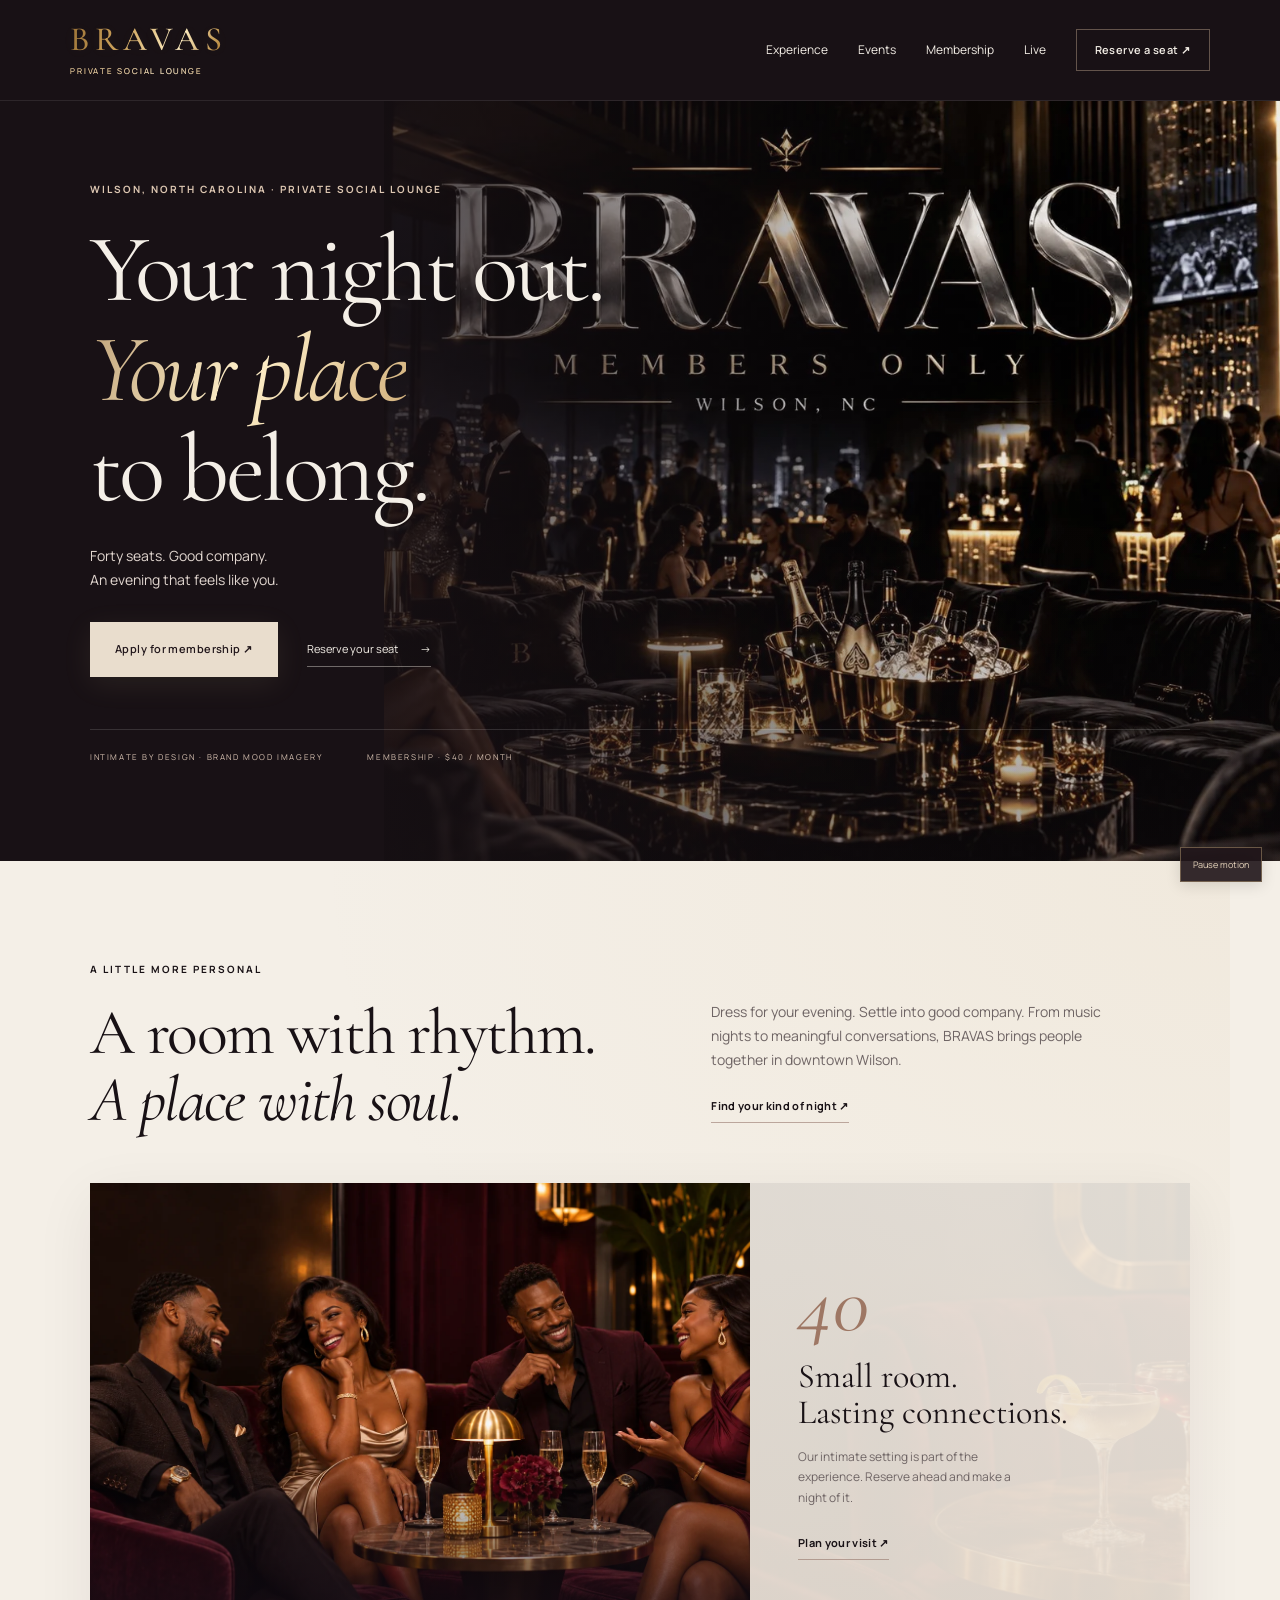
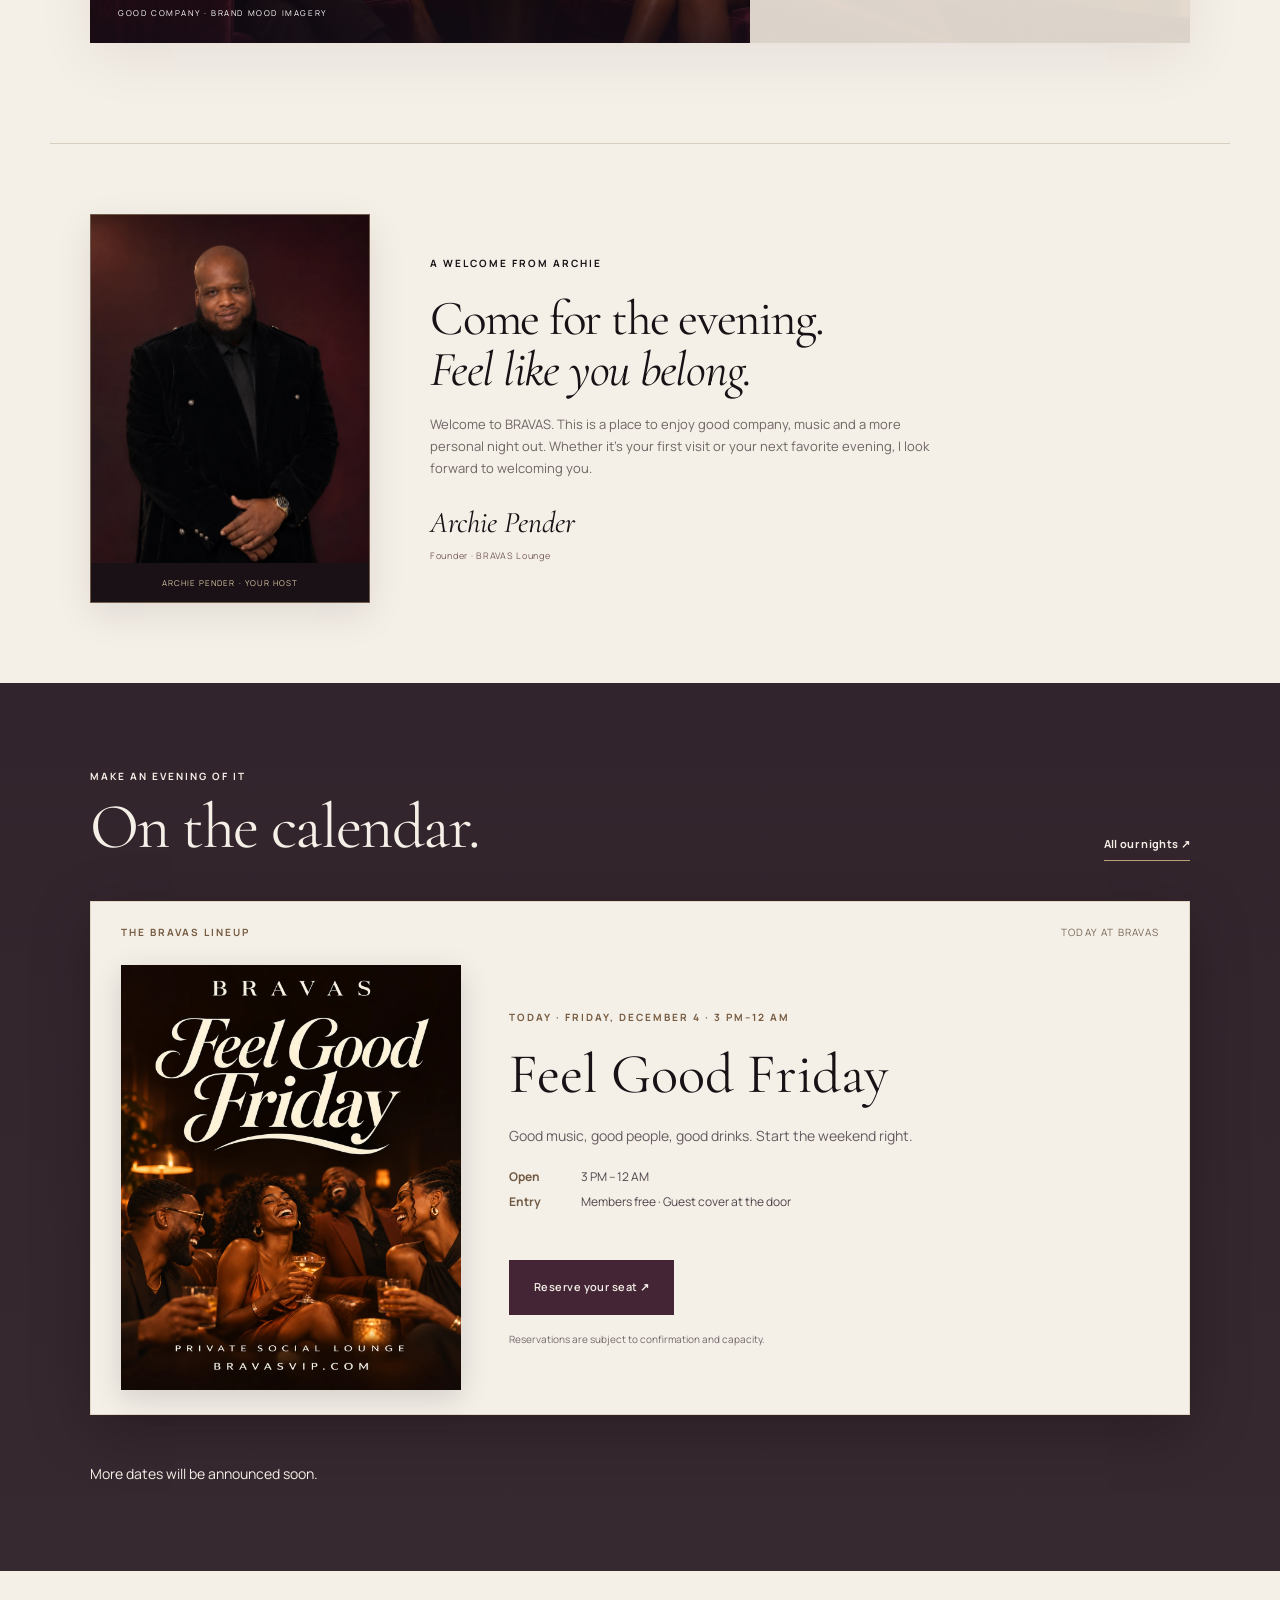
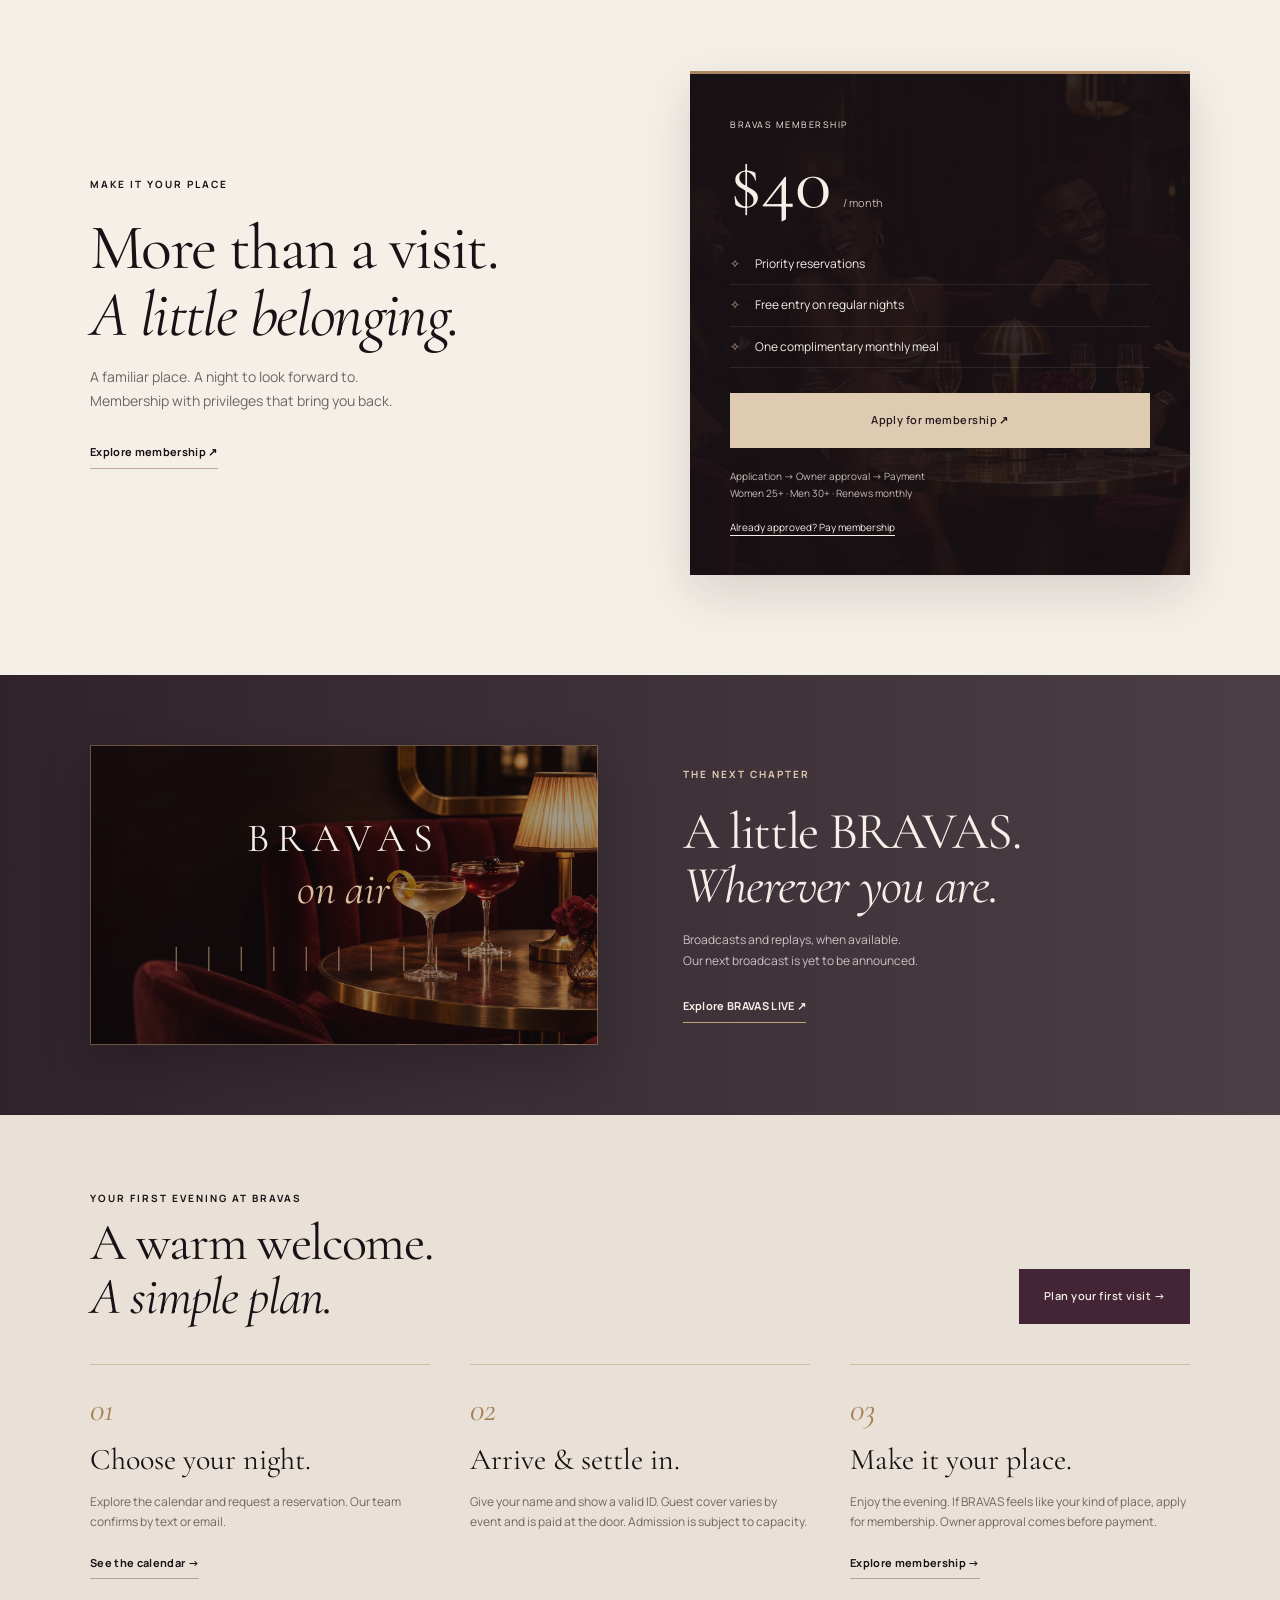
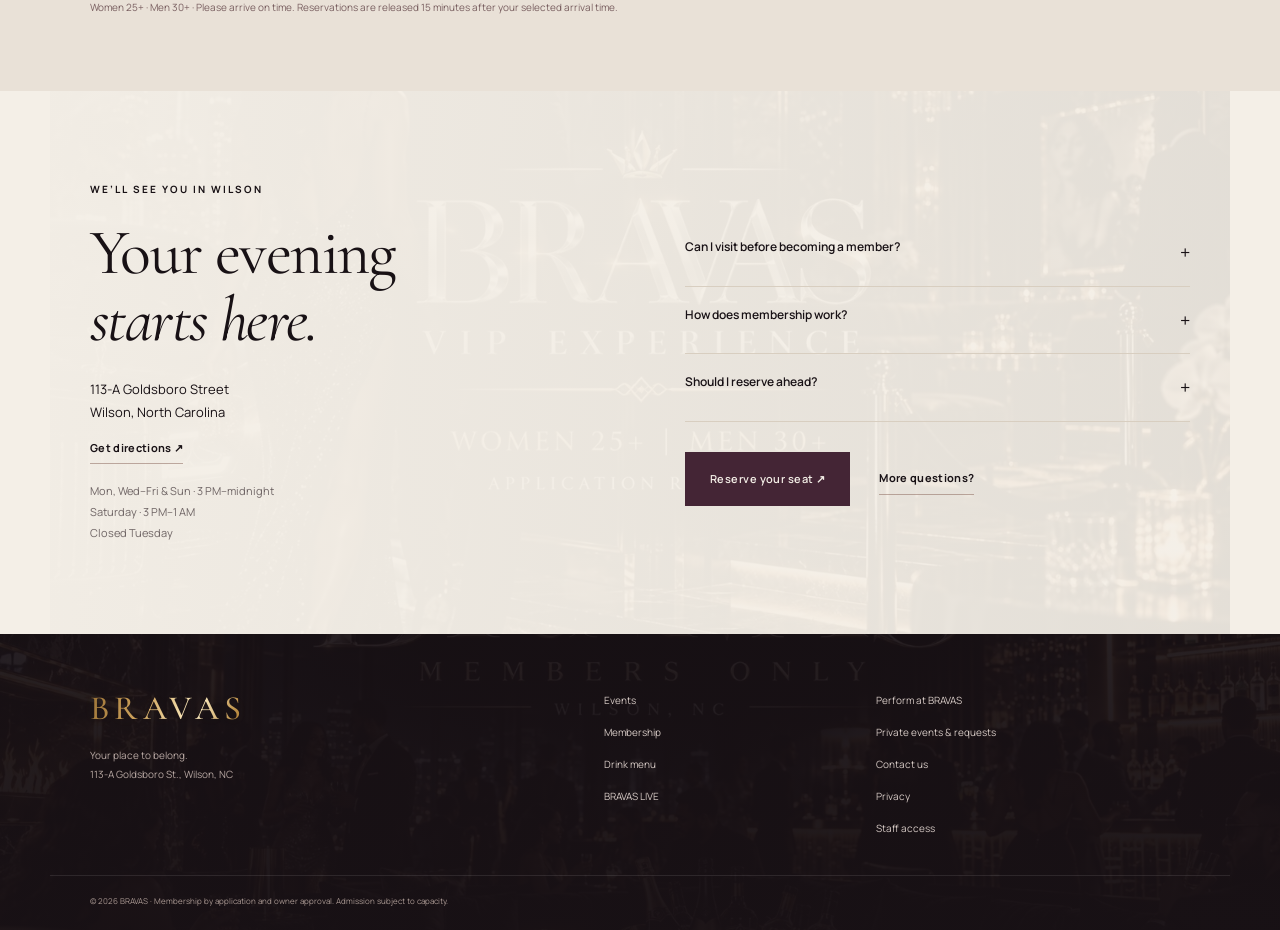
<file: index.html>
<!doctype html><html lang="en"><head><meta charset="utf-8"><meta name="viewport" content="width=device-width,initial-scale=1,viewport-fit=cover"><meta name="theme-color" content="#171014"><title>BRAVAS | Your Place to Belong · Wilson, NC</title><meta name="description" content="An intimate private social lounge in downtown Wilson, NC. Forty seats, music and membership with privileges. Apply for $40/month membership or reserve a visit."><link rel="canonical" href="https://bravasvip.com/"><meta property="og:title" content="BRAVAS | Your Place to Belong · Wilson, NC"><meta property="og:description" content="An intimate private social lounge in downtown Wilson, NC. Forty seats, music and membership with privileges. Apply for $40/month membership or reserve a visit."><meta property="og:type" content="website"><meta property="og:url" content="https://bravasvip.com/"><meta name="twitter:card" content="summary_large_image"><link rel="preconnect" href="https://fonts.googleapis.com"><link rel="preconnect" href="https://fonts.gstatic.com" crossorigin><link href="https://fonts.googleapis.com/css2?family=Cormorant+Garamond:ital,wght@0,400;0,500;0,600;1,400;1,500&family=Manrope:wght@400;500;600;700&display=swap" rel="stylesheet"><link rel="stylesheet" href="/assets/editorial.css"><link rel="stylesheet" href="/assets/visual.css"><link rel="preload" as="image" href="/assets/brand-room.webp" fetchpriority="high"><link rel="stylesheet" href="/assets/flyer-player.css"></head><body><a class="skip-link" href="#main-content">Skip to content</a><header class="mast"><a class="wordmark" href="/">BRAVAS<span>PRIVATE SOCIAL LOUNGE</span></a><button class="menu-button" aria-controls="navigation" aria-expanded="false">Menu</button><nav id="navigation"><a href="/#experience">Experience</a><a href="/events/">Events</a><a href="/membership/">Membership</a><a href="/live/">Live</a><a class="button small" href="https://tally.so/r/RWdAv4">Reserve a seat ↗</a></nav></header><main id="main-content"><section class="hero-editorial"><div class="hero-image"><img src="/assets/brand-room.webp" alt="Illustrative BRAVAS lounge atmosphere" width="1672" height="941" fetchpriority="high" decoding="async"></div><div class="hero-shade"></div><div class="wrap hero-content"><p class="eyebrow">WILSON, NORTH CAROLINA · PRIVATE SOCIAL LOUNGE</p><h1>Your night out.<br><em>Your place</em><br>to belong.</h1><p class="hero-sub">Forty seats. Good company.<br>An evening that feels like you.</p><div class="actions"><a class="button" href="https://tally.so/r/LZQBy1">Apply for membership ↗</a><a class="light-link" href="https://tally.so/r/RWdAv4">Reserve your seat <span>→</span></a></div><div class="hero-foot"><span>INTIMATE BY DESIGN · BRAND MOOD IMAGERY</span><span>MEMBERSHIP · $40 / MONTH</span></div></div></section>
<section class="intro wrap" id="experience"><p class="eyebrow">A LITTLE MORE PERSONAL</p><div class="intro-grid"><h2>A room with rhythm.<br><em>A place with soul.</em></h2><div><p>Dress for your evening. Settle into good company. From music nights to meaningful conversations, BRAVAS brings people together in downtown Wilson.</p><a class="textlink" href="/events/">Find your kind of night ↗</a></div></div><div class="experience-grid"><div class="atmosphere"><img src="/assets/social-mood-young.webp" alt="Illustrative evening of conversation and good company" width="1536" height="1024" loading="lazy" decoding="async"><span class="image-caption">GOOD COMPANY · BRAND MOOD IMAGERY</span></div><div class="experience-note"><span class="outline-number">40</span><h3>Small room.<br>Lasting connections.</h3><p>Our intimate setting is part of the experience. Reserve ahead and make a night of it.</p><a class="textlink" href="#first-visit">Plan your visit ↗</a></div></div></section>
<section class="owner-welcome wrap" id="welcome"><figure class="owner-portrait"><img src="/assets/archie-owner.webp" alt="Archie Pender, Founder of BRAVAS Lounge" width="1024" height="1280" loading="lazy" decoding="async"><figcaption>ARCHIE PENDER · YOUR HOST</figcaption></figure><div><p class="eyebrow">A WELCOME FROM ARCHIE</p><h2>Come for the evening.<br><em>Feel like you belong.</em></h2><p>Welcome to BRAVAS. This is a place to enjoy good company, music and a more personal night out. Whether it’s your first visit or your next favorite evening, I look forward to welcoming you.</p><div class="owner-signature">Archie Pender <span>Founder · BRAVAS Lounge</span></div></div></section><section class="events-section"><div class="wrap"><div class="section-head"><div><p class="eyebrow">MAKE AN EVENING OF IT</p><h2>On the calendar.</h2></div><a class="textlink" href="/events/">All our nights ↗</a></div><section id="event-player" data-flyer-player aria-label="Today's featured event"><div class="flyer-fallback"><p class="flyer-empty">Today's featured flyer appears here. <a class="textlink" href="/events/#nights">See our weekly nights ↗</a></p></div></section><div class="event-list" data-event-calendar data-calendar-mode="without-flyers"><article class="event-card" data-event-end="2026-11-19T00:00:00-05:00"><div class="date"><span>WEDNESDAY</span><strong>18</strong><span>NOVEMBER</span></div><div><h3>Spoken Word + Comedy</h3><p>Spoken word, 7–9 PM · Comedy, 10 PM–midnight.</p><a class="textlink" href="https://tally.so/r/RWdAv4?date=2026-11-18">Reserve your seat ↗</a></div></article></div></div></section>
<section class="membership-section wrap"><div class="member-story"><p class="eyebrow">MAKE IT YOUR PLACE</p><h2>More than a visit.<br><em>A little belonging.</em></h2><p>A familiar place. A night to look forward to. Membership with privileges that bring you back.</p><a class="textlink" href="/membership/">Explore membership ↗</a></div><div class="member-card"><div class="member-top"><span>BRAVAS MEMBERSHIP</span><div><strong>$40</strong><span>/ month</span></div></div><ul><li>Priority reservations</li><li>Free entry on regular nights</li><li>One complimentary monthly meal</li></ul><a class="button" href="https://tally.so/r/LZQBy1">Apply for membership ↗</a><p class="micro">Application → Owner approval → Payment<br>Women 25+ · Men 30+ · Renews monthly</p><a class="quiet-link" href="https://checkout.square.site/merchant/MLN1A7SC0FP9Q/checkout/RKS4SBXHUBCST4VH7SJJ4OM6?src=sheet" target="_blank" rel="noopener">Already approved? Pay membership</a></div></section>
<section class="live-strip"><div class="wrap live-grid"><div class="live-art" aria-hidden="true"><span>BRAVAS</span><em>on air</em><div class="sound-lines">│ │ │ │ │ │ │ │ │ │ │</div></div><div><p class="eyebrow">THE NEXT CHAPTER</p><h2>A little BRAVAS.<br><em>Wherever you are.</em></h2><p>Broadcasts and replays, when available.<br>Our next broadcast is yet to be announced.</p><a class="textlink" href="/live/">Explore BRAVAS LIVE ↗</a></div></div></section>
<section class="first-visit" id="first-visit"><div class="wrap"><div class="section-head"><div><p class="eyebrow">YOUR FIRST EVENING AT BRAVAS</p><h2>A warm welcome.<br><em>A simple plan.</em></h2></div><a class="button" href="https://tally.so/r/RWdAv4">Plan your first visit →</a></div><ol class="first-steps"><li><span>01</span><h3>Choose your night.</h3><p>Explore the calendar and request a reservation. Our team confirms by text or email.</p><a class="textlink" href="/events/">See the calendar →</a></li><li><span>02</span><h3>Arrive & settle in.</h3><p>Give your name and show a valid ID. Guest cover varies by event and is paid at the door. Admission is subject to capacity.</p></li><li><span>03</span><h3>Make it your place.</h3><p>Enjoy the evening. If BRAVAS feels like your kind of place, apply for membership. Owner approval comes before payment.</p><a class="textlink" href="/membership/">Explore membership →</a></li></ol><p class="first-fine">Women 25+ · Men 30+ · Please arrive on time. Reservations are released 15 minutes after your selected arrival time.</p></div></section><section class="visit wrap" id="visit"><div><p class="eyebrow">WE’LL SEE YOU IN WILSON</p><h2>Your evening<br><em>starts here.</em></h2><address>113-A Goldsboro Street<br>Wilson, North Carolina</address><a class="textlink" href="https://www.google.com/maps/search/?api=1&query=113-A+Goldsboro+Street+Wilson+NC" target="_blank" rel="noopener">Get directions ↗</a><p class="hours">Mon, Wed–Fri & Sun · 3 PM–midnight<br>Saturday · 3 PM–1 AM<br>Closed Tuesday</p></div><div class="visit-faq"><details><summary>Can I visit before becoming a member?</summary><p>Yes. Guests may reserve a visit and pay the event’s cover at the door. Admission depends on capacity.</p></details><details><summary>How does membership work?</summary><p>Apply online. An owner reviews your application. Once approved, pay $40 per month to activate membership. Women 25+, men 30+.</p></details><details><summary>Should I reserve ahead?</summary><p>Yes. With 40 seats, advance reservations receive priority. Your party’s reservation is subject to confirmation. Arrive on time; reservations are released 15 minutes after the selected arrival time.</p></details><div class="actions"><a class="button" href="https://tally.so/r/RWdAv4">Reserve your seat ↗</a><a class="textlink" href="/membership/#questions">More questions?</a></div></div></section></main><div class="mobile-actions"><a href="https://tally.so/r/LZQBy1">Apply</a><a href="https://tally.so/r/RWdAv4">Reserve a seat ↗</a></div><footer class="end"><div class="wrap footer-grid"><div><a class="wordmark" href="/">BRAVAS</a><p>Your place to belong.<br>113-A Goldsboro St., Wilson, NC</p></div><div><a href="/events/">Events</a><a href="/membership/">Membership</a><a href="/menu/">Drink menu</a><a href="/live/">BRAVAS LIVE</a></div><div><a href="https://tally.so/r/WJE5Re">Perform at BRAVAS</a><a href="https://tally.so/r/bZjxe6">Private events & requests</a><a href="mailto:info@bravasvip.com">Contact us</a><a href="/privacy/">Privacy</a><a href="/staff/" rel="nofollow">Staff access</a></div></div><div class="wrap legal">© 2026 BRAVAS · Membership by application and owner approval. Admission subject to capacity.</div></footer><script src="/assets/bravas-schedule.js" defer></script><script src="/assets/events-feed.js" defer></script><script src="/assets/motion.js" defer></script></body></html>
</file>
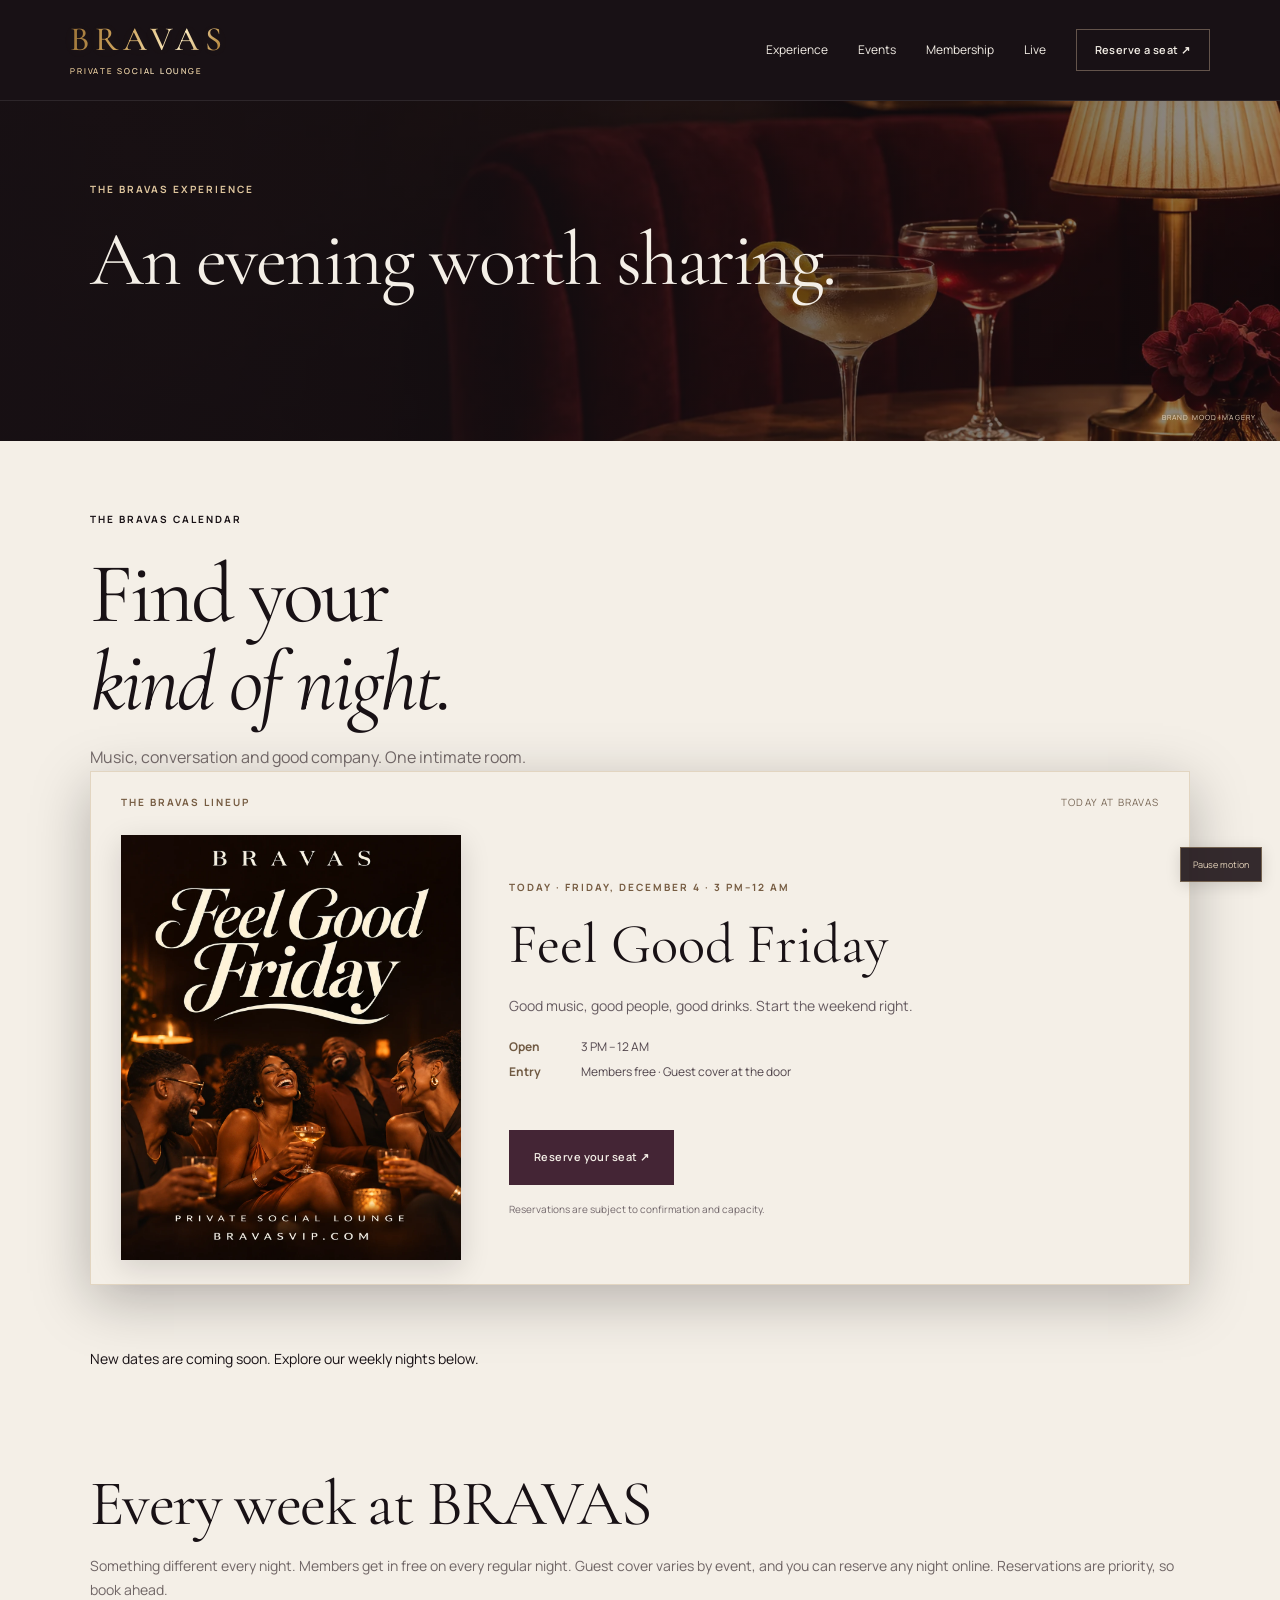
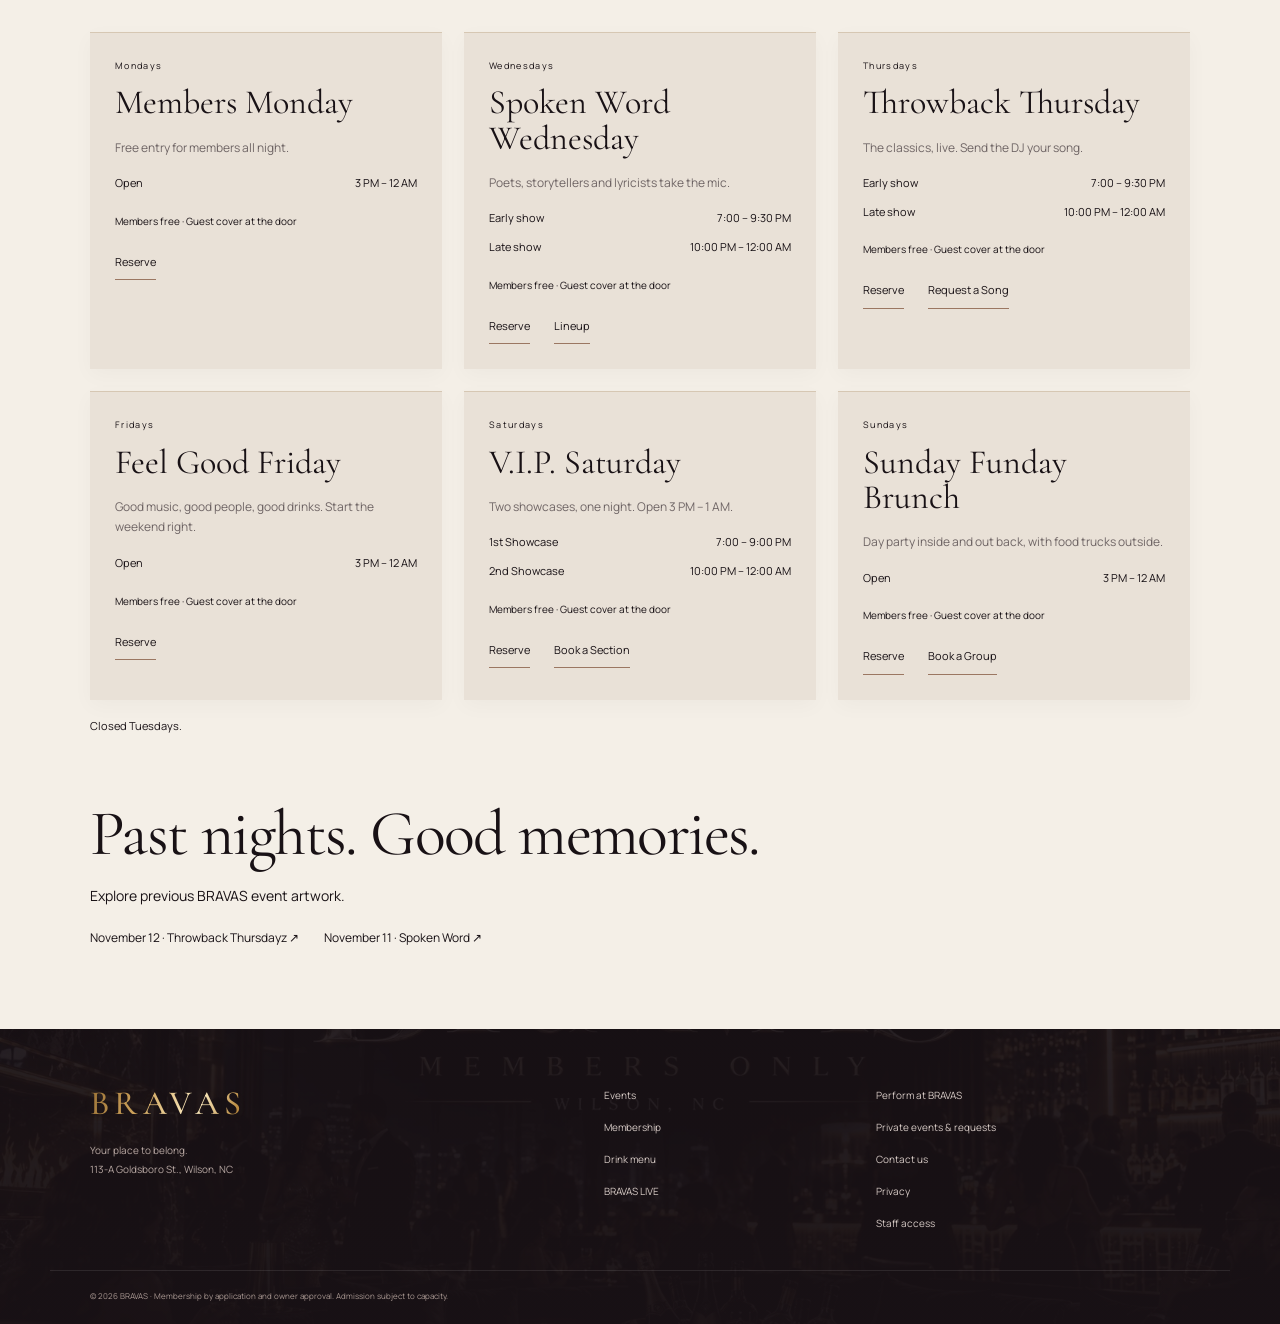
<file: events/index.html>
<!doctype html><html lang="en"><head><meta charset="utf-8"><meta name="viewport" content="width=device-width,initial-scale=1,viewport-fit=cover"><meta name="theme-color" content="#171014"><title>Events | BRAVAS · Wilson, NC</title><meta name="description" content="Explore BRAVAS music, spoken word and social nights in downtown Wilson. Reserve ahead for our intimate 40-seat lounge."><link rel="canonical" href="https://bravasvip.com/events/"><meta property="og:title" content="Events | BRAVAS · Wilson, NC"><meta property="og:description" content="Explore BRAVAS music, spoken word and social nights in downtown Wilson. Reserve ahead for our intimate 40-seat lounge."><meta property="og:type" content="website"><meta property="og:url" content="https://bravasvip.com/events/"><meta name="twitter:card" content="summary_large_image"><link rel="preconnect" href="https://fonts.googleapis.com"><link rel="preconnect" href="https://fonts.gstatic.com" crossorigin><link href="https://fonts.googleapis.com/css2?family=Cormorant+Garamond:ital,wght@0,400;0,500;0,600;1,400;1,500&family=Manrope:wght@400;500;600;700&display=swap" rel="stylesheet"><link rel="stylesheet" href="/assets/editorial.css"><link rel="stylesheet" href="/assets/visual.css"><link rel="stylesheet" href="/assets/flyer-player.css"></head><body><a class="skip-link" href="#main-content">Skip to content</a><header class="mast"><a class="wordmark" href="/">BRAVAS<span>PRIVATE SOCIAL LOUNGE</span></a><button class="menu-button" aria-controls="navigation" aria-expanded="false">Menu</button><nav id="navigation"><a href="/#experience">Experience</a><a href="/events/">Events</a><a href="/membership/">Membership</a><a href="/live/">Live</a><a class="button small" href="https://tally.so/r/RWdAv4">Reserve a seat ↗</a></nav></header><div class="page-mood mood-events"><div class="wrap"><p class="eyebrow">THE BRAVAS EXPERIENCE</p><h2>An evening worth sharing.</h2></div><span class="mood-credit">BRAND MOOD IMAGERY</span></div><main id="main-content" class="wrap detail-page"><p class="eyebrow">THE BRAVAS CALENDAR</p><h1>Find your<br><em>kind of night.</em></h1><p class="deck">Music, conversation and good company. One intimate room.</p><section id="event-player" data-flyer-player aria-label="Today's featured event"><div class="flyer-fallback"><p class="flyer-empty">Today's featured flyer appears here. <a class="textlink" href="/events/#nights">See our weekly nights ↗</a></p></div></section><div class="event-list" data-event-calendar><article class="event-card" data-event-end="2026-11-14T00:00:00-05:00"><div class="date"><span>FRIDAY</span><strong>13</strong><span>NOVEMBER</span></div><div><h3>Feel Good Fridayz</h3><p>DJ Ike · 7 PM–midnight<br>Overly Loaded Food Truck</p><a class="textlink" href="https://tally.so/r/RWdAv4?date=2026-11-13">Reserve your seat ↗</a></div></article><article class="event-card" data-event-end="2026-11-19T00:00:00-05:00"><div class="date"><span>WEDNESDAY</span><strong>18</strong><span>NOVEMBER</span></div><div><h3>Spoken Word Open Mic + 1st Reggae Night</h3><p>8 PM–12 AM · Doors open at 7 PM<br>Featuring Chris Coleman &amp; Princess</p><a class="textlink" href="https://tally.so/r/RWdAv4?date=2026-11-18">Reserve your seat ↗</a><a class="textlink calendar-flyer-link" href="/assets/flyers/spoken-word-2026-11-18.webp" target="_blank" rel="noopener">View flyer ↗</a></div></article><article class="event-card" data-event-end="2026-11-20T00:00:00-05:00"><div class="date"><span>THURSDAY</span><strong>19</strong><span>NOVEMBER</span></div><div><h3>Throwback Thursday's with DJ Teebatts</h3><p>8 PM–12 AM<br>Overly Loaded Food Truck on site</p><a class="textlink" href="https://tally.so/r/RWdAv4?date=2026-11-19">Reserve your seat ↗</a><a class="textlink calendar-flyer-link" href="/assets/flyers/throwback-2026-11-19.jpg" target="_blank" rel="noopener">View flyer ↗</a></div></article></div><section id="nights"><div class="gold-rule"></div><h2>Every week at BRAVAS</h2><p class="section-copy">Something different every night. Members get in free on every regular night. Guest cover varies by event, and you can reserve any night online. Reservations are priority, so book ahead.</p>
<div class="week">
<article class="night"><div class="day">Mondays</div><h3>Members Monday</h3><p class="night-copy">Free entry for members all night.</p><ul class="schedule"><li><span>Open</span><span>3 PM – 12 AM</span></li></ul><div class="price-chip">Members free · Guest cover at the door</div><a class="btn btn-secondary btn-sm" href="https://tally.so/r/RWdAv4">Reserve</a></article>
<article class="night"><div class="day">Wednesdays</div><h3>Spoken Word Wednesday</h3><p class="night-copy">Poets, storytellers and lyricists take the mic.</p><ul class="schedule"><li><span>Early show</span><span>7:00 – 9:30 PM</span></li><li><span>Late show</span><span>10:00 PM – 12:00 AM</span></li></ul><div class="price-chip">Members free · Guest cover at the door</div><div class="cta-row"><a class="btn btn-secondary btn-sm" href="https://tally.so/r/RWdAv4">Reserve</a><a class="btn btn-secondary btn-sm" href="/events/">Lineup</a></div></article>
<article class="night"><div class="day">Thursdays</div><h3>Throwback Thursday</h3><p class="night-copy">The classics, live. Send the DJ your song.</p><ul class="schedule"><li><span>Early show</span><span>7:00 – 9:30 PM</span></li><li><span>Late show</span><span>10:00 PM – 12:00 AM</span></li></ul><div class="price-chip">Members free · Guest cover at the door</div><div class="cta-row"><a class="btn btn-secondary btn-sm" href="https://tally.so/r/RWdAv4">Reserve</a><a class="btn btn-secondary btn-sm" href="https://tally.so/r/bZjxe6?type=Song%20request">Request a Song</a></div></article>
<article class="night"><div class="day">Fridays</div><h3>Feel Good Friday</h3><p class="night-copy">Good music, good people, good drinks. Start the weekend right.</p><ul class="schedule"><li><span>Open</span><span>3 PM – 12 AM</span></li></ul><div class="price-chip">Members free · Guest cover at the door</div><a class="btn btn-secondary btn-sm" href="https://tally.so/r/RWdAv4">Reserve</a></article>
<article class="night featured"><div class="day">Saturdays</div><h3>V.I.P. Saturday</h3><p class="night-copy">Two showcases, one night. Open 3 PM – 1 AM.</p><ul class="schedule"><li><span>1st Showcase</span><span>7:00 – 9:00 PM</span></li><li><span>2nd Showcase</span><span>10:00 PM – 12:00 AM</span></li></ul><div class="price-chip">Members free · Guest cover at the door</div><div class="cta-row"><a class="btn btn-primary btn-sm" href="https://tally.so/r/RWdAv4">Reserve</a><a class="btn btn-secondary btn-sm" href="https://tally.so/r/bZjxe6?type=Private%20event%20booking">Book a Section</a></div></article>
<article class="night"><div class="day">Sundays</div><h3>Sunday Funday Brunch</h3><p class="night-copy">Day party inside and out back, with food trucks outside.</p><ul class="schedule"><li><span>Open</span><span>3 PM – 12 AM</span></li></ul><div class="price-chip">Members free · Guest cover at the door</div><div class="cta-row"><a class="btn btn-secondary btn-sm" href="https://tally.so/r/RWdAv4">Reserve</a><a class="btn btn-secondary btn-sm" href="https://tally.so/r/bZjxe6?type=Private%20event%20booking">Book a Group</a></div></article>
</div>
<p class="closed-note">Closed Tuesdays.</p>

</section><section class="detail-block"><h2>Past nights. Good memories.</h2><p>Explore previous BRAVAS event artwork.</p><div class="archive"><a href="/assets/flyers/throwback-2026-11-12.jpg">November 12 · Throwback Thursdayz ↗</a><a href="/assets/flyers/spoken-word-2026-11-11.jpg">November 11 · Spoken Word ↗</a></div></section></main><div class="mobile-actions"><a href="https://tally.so/r/LZQBy1">Apply</a><a href="https://tally.so/r/RWdAv4">Reserve a seat →</a></div><footer class="end"><div class="wrap footer-grid"><div><a class="wordmark" href="/">BRAVAS</a><p>Your place to belong.<br>113-A Goldsboro St., Wilson, NC</p></div><div><a href="/events/">Events</a><a href="/membership/">Membership</a><a href="/menu/">Drink menu</a><a href="/live/">BRAVAS LIVE</a></div><div><a href="https://tally.so/r/WJE5Re">Perform at BRAVAS</a><a href="https://tally.so/r/bZjxe6">Private events & requests</a><a href="mailto:info@bravasvip.com">Contact us</a><a href="/privacy/">Privacy</a><a href="/staff/" rel="nofollow">Staff access</a></div></div><div class="wrap legal">© 2026 BRAVAS · Membership by application and owner approval. Admission subject to capacity.</div></footer><script src="/assets/motion.js" defer></script><script src="/assets/bravas-schedule.js" defer></script><script src="/assets/events-feed.js" defer></script></body></html>
</file>
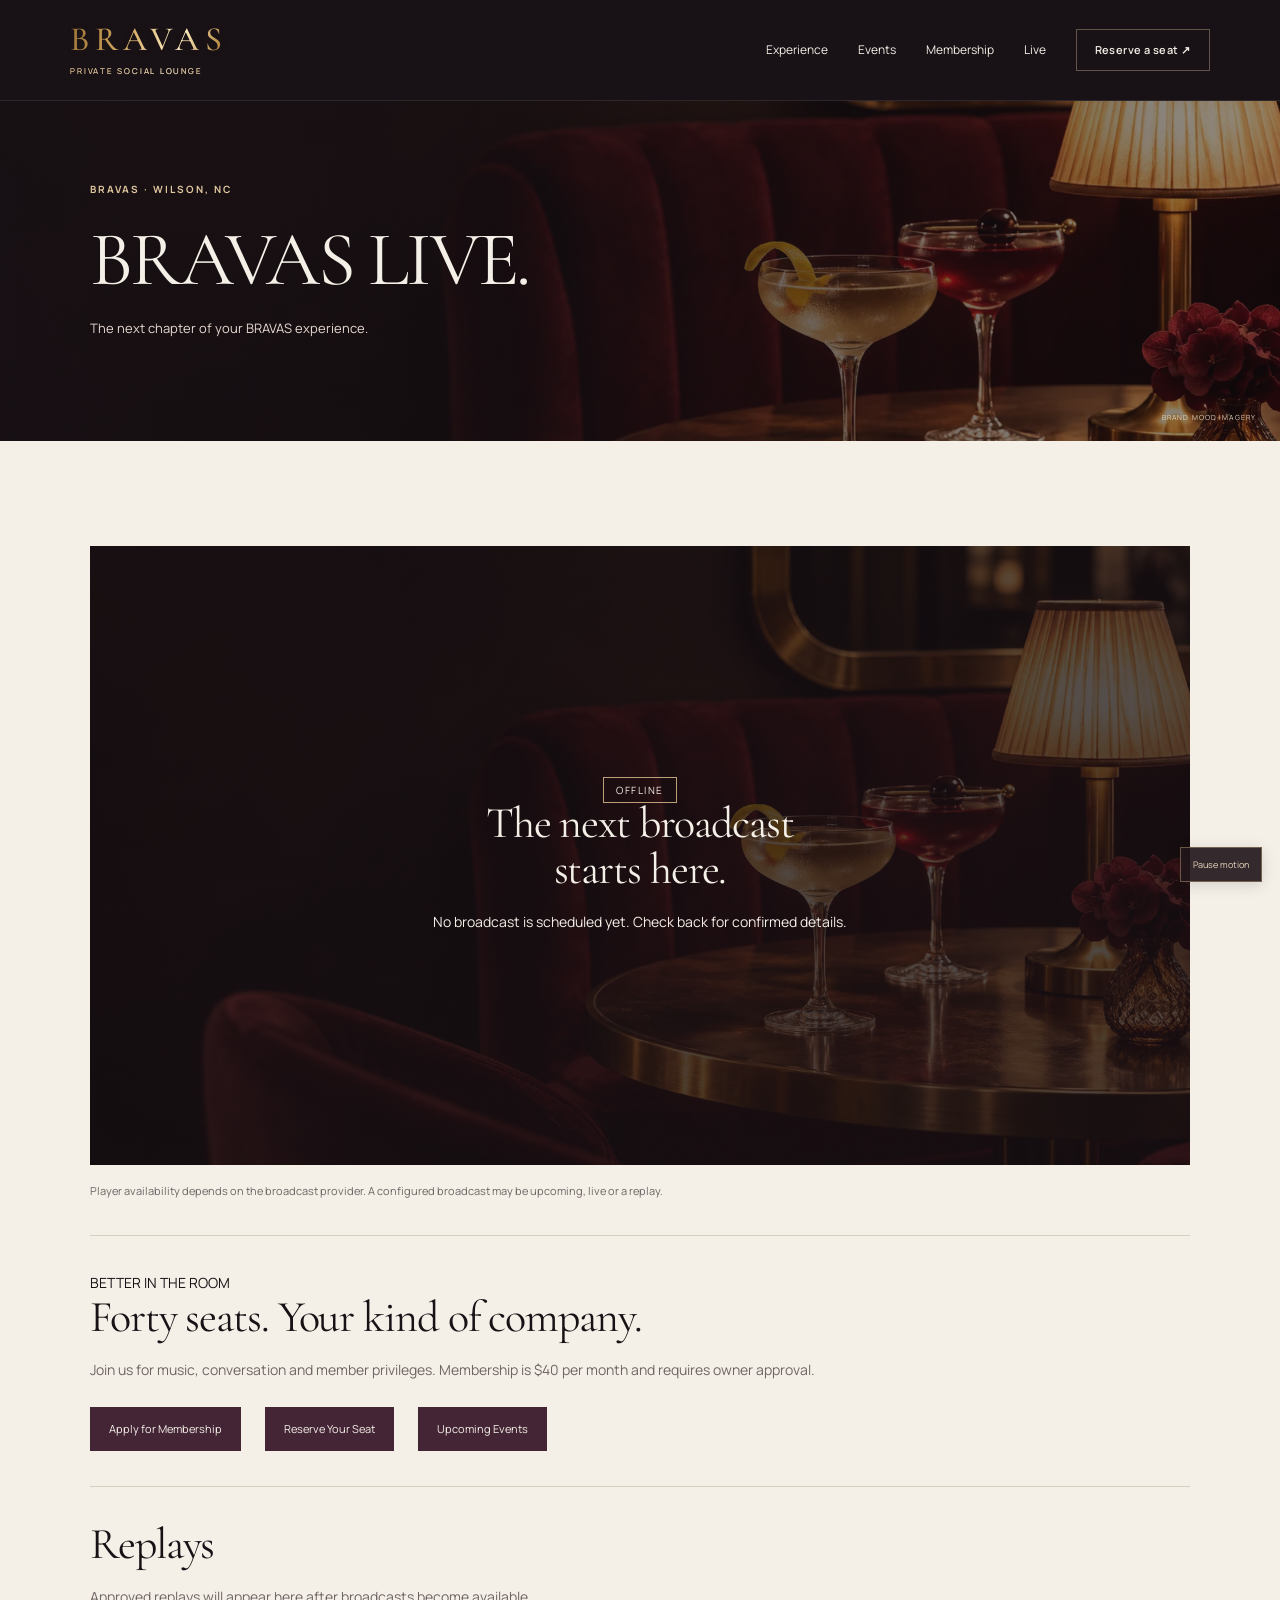
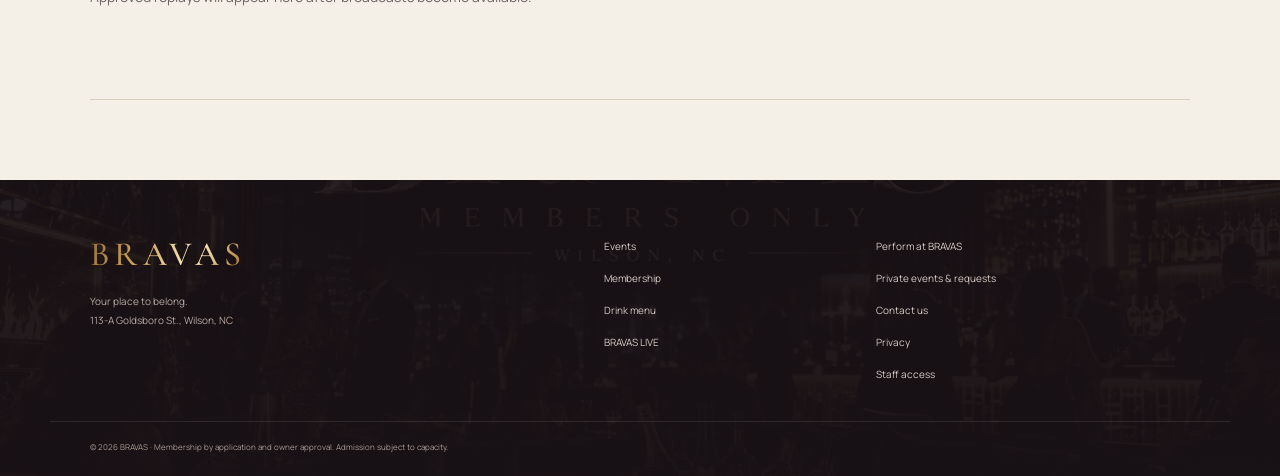
<file: live/index.html>
<!doctype html><html lang="en"><head><meta charset="utf-8"><meta name="viewport" content="width=device-width,initial-scale=1,viewport-fit=cover"><title>BRAVAS LIVE. | BRAVAS</title><meta name="description" content="The next chapter of your BRAVAS experience."><link rel="canonical" href="https://bravasvip.com/live/"><link rel="preconnect" href="https://fonts.googleapis.com"><link rel="preconnect" href="https://fonts.gstatic.com" crossorigin><link href="https://fonts.googleapis.com/css2?family=Cormorant+Garamond:ital,wght@0,400;0,500;0,600;1,400;1,500&family=Manrope:wght@400;500;600;700&display=swap" rel="stylesheet"><link rel="stylesheet" href="/assets/editorial.css"><link rel="stylesheet" href="/assets/visual.css"></head><body><a class="skip-link" href="#main-content">Skip to content</a><header class="mast"><a class="wordmark" href="/">BRAVAS<span>PRIVATE SOCIAL LOUNGE</span></a><button class="menu-button" aria-controls="navigation" aria-expanded="false">Menu</button><nav id="navigation"><a href="/#experience">Experience</a><a href="/events/">Events</a><a href="/membership/">Membership</a><a href="/live/">Live</a><a class="button small" href="https://tally.so/r/RWdAv4">Reserve a seat ↗</a></nav></header><div class="page-mood mood-live"><div class="wrap"><p class="eyebrow">BRAVAS · WILSON, NC</p><h1>BRAVAS LIVE.</h1><p>The next chapter of your BRAVAS experience.</p></div><span class="mood-credit">BRAND MOOD IMAGERY</span></div><main id="main-content" class="wrap detail-page utility-page live-page"><section><div class="player-shell" id="player"><div><span class="status-pill" id="streamStatus">OFFLINE</span><h2>The next broadcast<br>starts here.</h2><p id="streamSchedule">No broadcast is scheduled yet. Check back for confirmed details.</p></div></div><p class="fine">Player availability depends on the broadcast provider. A configured broadcast may be upcoming, live or a replay.</p></section><section><div class="place">BETTER IN THE ROOM</div><h2>Forty seats. Your kind of company.</h2><p class="section-copy">Join us for music, conversation and member privileges. Membership is $40 per month and requires owner approval.</p><div class="cta-row"><a class="btn btn-primary" href="https://tally.so/r/LZQBy1">Apply for Membership</a><a class="btn btn-secondary" href="https://tally.so/r/RWdAv4">Reserve Your Seat</a><a class="btn btn-secondary" href="/#nights">Upcoming Events</a></div></section><section><h2>Replays</h2><p id="replayEmpty" class="section-copy">Approved replays will appear here after broadcasts become available.</p><div id="replays" class="detail-benefits"></div></section></main><div class="mobile-actions"><a href="https://tally.so/r/LZQBy1">Apply</a><a href="https://tally.so/r/RWdAv4">Reserve a seat →</a></div><footer class="end"><div class="wrap footer-grid"><div><a class="wordmark" href="/">BRAVAS</a><p>Your place to belong.<br>113-A Goldsboro St., Wilson, NC</p></div><div><a href="/events/">Events</a><a href="/membership/">Membership</a><a href="/menu/">Drink menu</a><a href="/live/">BRAVAS LIVE</a></div><div><a href="https://tally.so/r/WJE5Re">Perform at BRAVAS</a><a href="https://tally.so/r/bZjxe6">Private events & requests</a><a href="mailto:info@bravasvip.com">Contact us</a><a href="/privacy/">Privacy</a><a href="/staff/" rel="nofollow">Staff access</a></div></div><div class="wrap legal">© 2026 BRAVAS · Membership by application and owner approval. Admission subject to capacity.</div></footer><script src="/assets/live.js" defer></script><script src="/assets/motion.js" defer></script></body></html>
</file>
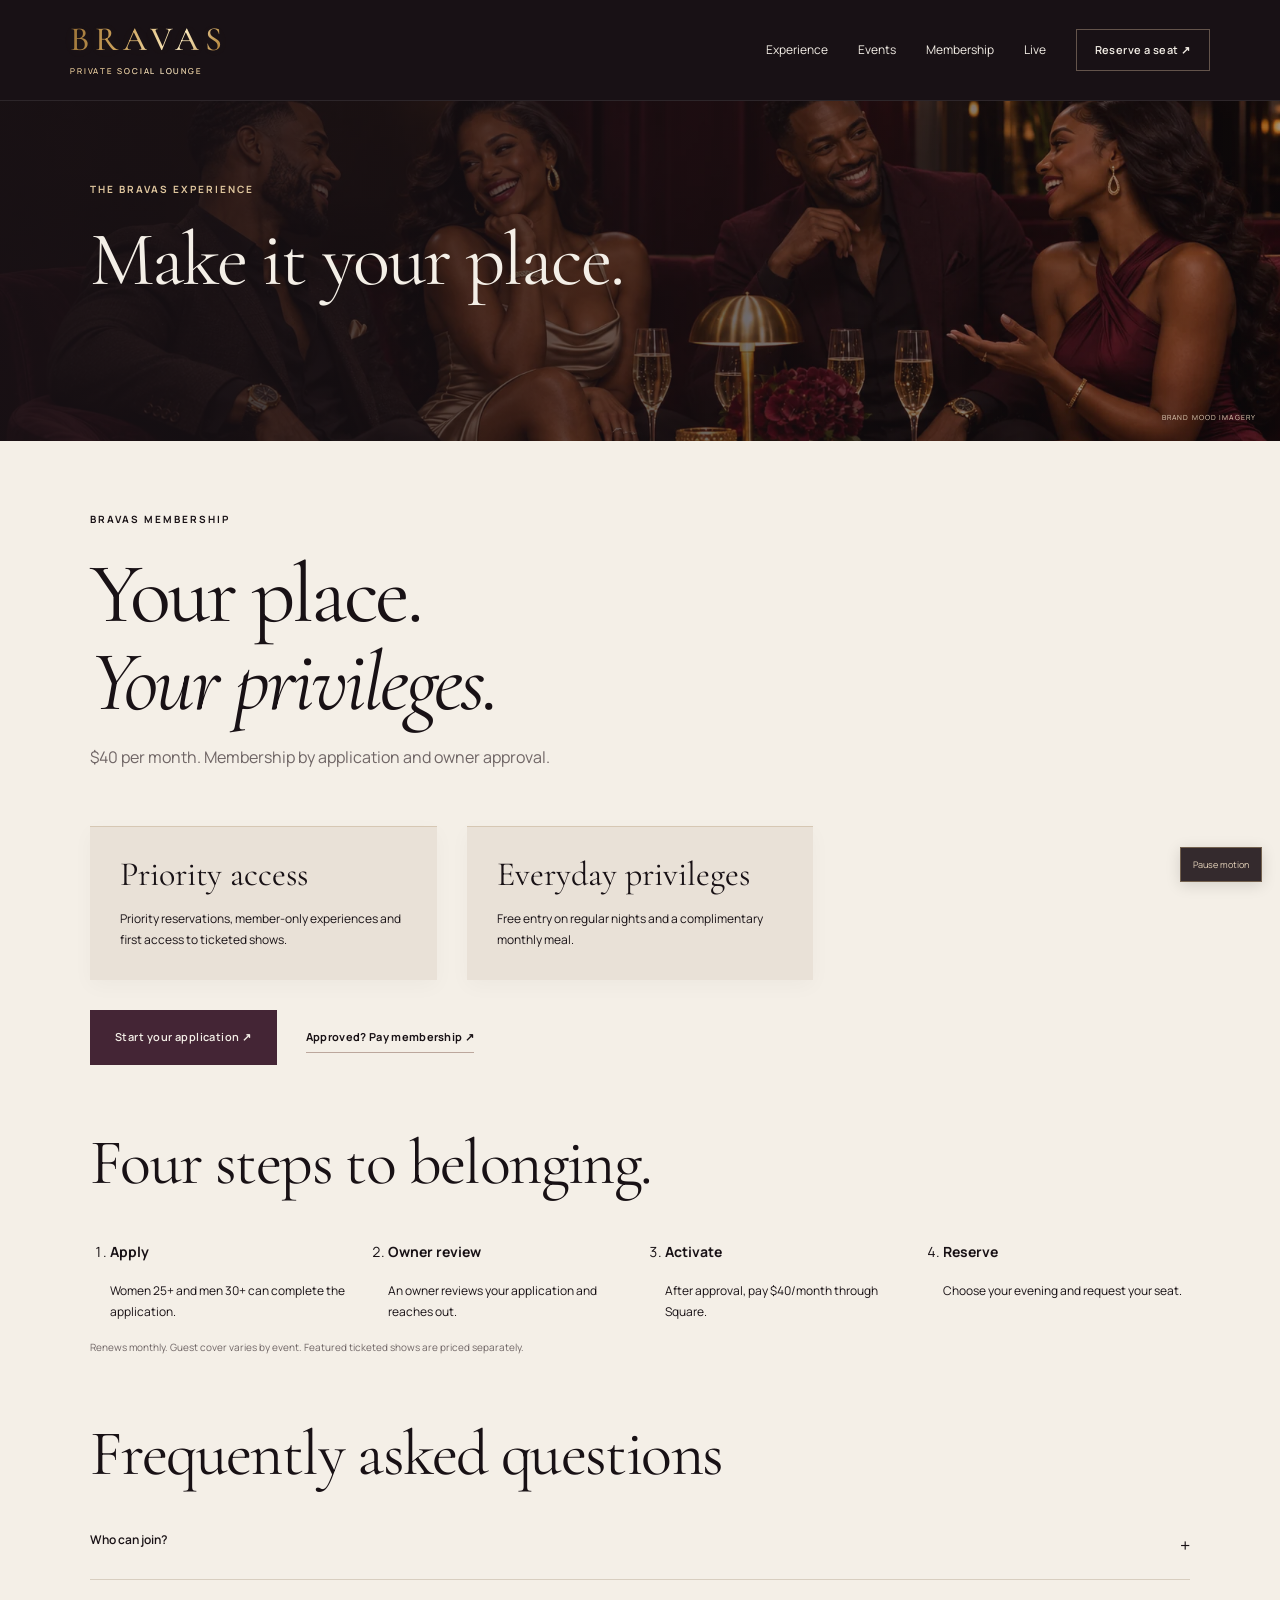
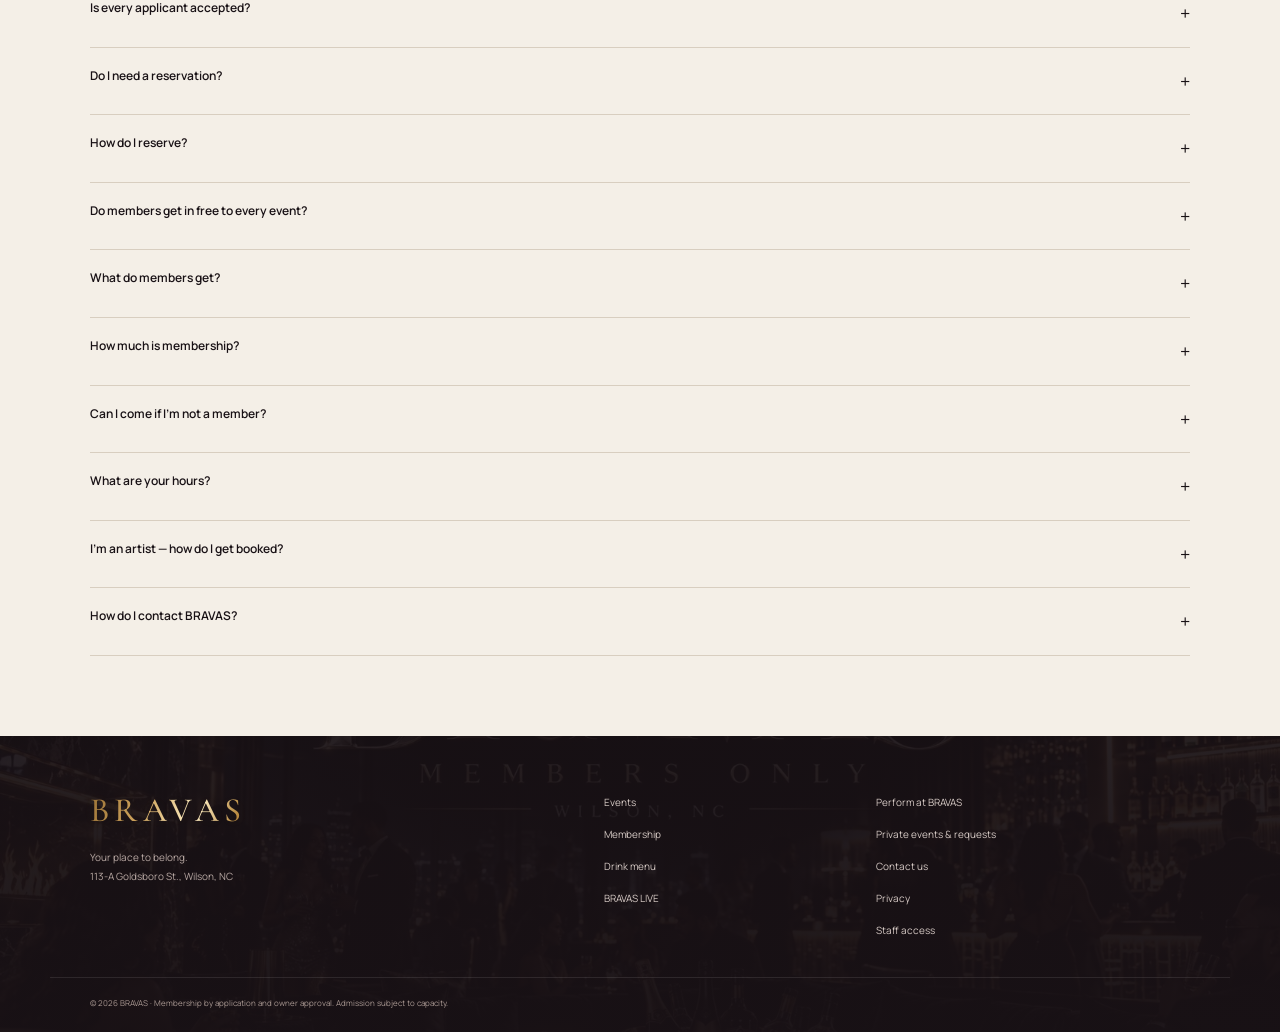
<file: membership/index.html>
<!doctype html><html lang="en"><head><meta charset="utf-8"><meta name="viewport" content="width=device-width,initial-scale=1,viewport-fit=cover"><meta name="theme-color" content="#171014"><title>Membership | BRAVAS · Wilson, NC</title><meta name="description" content="Explore BRAVAS membership: $40/month, priority reservations, regular-night entry and a monthly meal. Owner approval required."><link rel="canonical" href="https://bravasvip.com/membership/"><meta property="og:title" content="Membership | BRAVAS · Wilson, NC"><meta property="og:description" content="Explore BRAVAS membership: $40/month, priority reservations, regular-night entry and a monthly meal. Owner approval required."><meta property="og:type" content="website"><meta property="og:url" content="https://bravasvip.com/membership/"><meta name="twitter:card" content="summary_large_image"><link rel="preconnect" href="https://fonts.googleapis.com"><link rel="preconnect" href="https://fonts.gstatic.com" crossorigin><link href="https://fonts.googleapis.com/css2?family=Cormorant+Garamond:ital,wght@0,400;0,500;0,600;1,400;1,500&family=Manrope:wght@400;500;600;700&display=swap" rel="stylesheet"><link rel="stylesheet" href="/assets/editorial.css"><link rel="stylesheet" href="/assets/visual.css"></head><body><a class="skip-link" href="#main-content">Skip to content</a><header class="mast"><a class="wordmark" href="/">BRAVAS<span>PRIVATE SOCIAL LOUNGE</span></a><button class="menu-button" aria-controls="navigation" aria-expanded="false">Menu</button><nav id="navigation"><a href="/#experience">Experience</a><a href="/events/">Events</a><a href="/membership/">Membership</a><a href="/live/">Live</a><a class="button small" href="https://tally.so/r/RWdAv4">Reserve a seat ↗</a></nav></header><div class="page-mood mood-membership"><div class="wrap"><p class="eyebrow">THE BRAVAS EXPERIENCE</p><h2>Make it your place.</h2></div><span class="mood-credit">BRAND MOOD IMAGERY</span></div><main id="main-content" class="wrap detail-page"><p class="eyebrow">BRAVAS MEMBERSHIP</p><h1>Your place.<br><em>Your privileges.</em></h1><p class="deck">$40 per month. Membership by application and owner approval.</p><div class="detail-benefits"><article><h3>Priority access</h3><p>Priority reservations, member-only experiences and first access to ticketed shows.</p></article><article><h3>Everyday privileges</h3><p>Free entry on regular nights and a complimentary monthly meal.</p></article></div><div class="actions"><a class="button" href="https://tally.so/r/LZQBy1">Start your application ↗</a><a class="textlink" href="https://checkout.square.site/merchant/MLN1A7SC0FP9Q/checkout/RKS4SBXHUBCST4VH7SJJ4OM6?src=sheet" target="_blank" rel="noopener">Approved? Pay membership ↗</a></div><section class="detail-block"><h2>Four steps to belonging.</h2><ol class="journey"><li><strong>Apply</strong><p>Women 25+ and men 30+ can complete the application.</p></li><li><strong>Owner review</strong><p>An owner reviews your application and reaches out.</p></li><li><strong>Activate</strong><p>After approval, pay $40/month through Square.</p></li><li><strong>Reserve</strong><p>Choose your evening and request your seat.</p></li></ol><p class="micro">Renews monthly. Guest cover varies by event. Featured ticketed shows are priced separately.</p></section><div id="questions"><section id="faq"><div class="gold-rule"></div><h2>Frequently asked questions</h2>
<details><summary>Who can join?</summary><p>Women 25 and older and men 30 and older. Every applicant completes an application and is reviewed by an owner.</p></details>
<details><summary>Is every applicant accepted?</summary><p>No. Membership is approval-based. An owner reviews each application personally.</p></details>
<details><summary>Do I need a reservation?</summary><p>Reservations are priority. We fill up fast, and door entry is only while we're under capacity, so we recommend booking ahead. Reservations are released 15 minutes after your arrival time. <a href="https://tally.so/r/RWdAv4">Reserve today</a>.</p></details>
<details><summary>How do I reserve?</summary><p>Tap <a href="https://tally.so/r/RWdAv4">Reserve</a>, pick your night, arrival time and party size, and the BRAVAS team confirms by text or email. Members get in free on regular nights. Guest cover varies by event and is paid at the door.</p></details>
<details><summary>Do members get in free to every event?</summary><p>Members get in free on all regular nights, including Members Monday, Spoken Word Wednesday, Throwback Thursday, Feel Good Friday, V.I.P Saturday and Sunday Funday. Some special events feature paid headliners or touring acts. Those shows are ticketed, and the price is listed on the event. Members always get priority access.</p></details>
<details><summary>What do members get?</summary><p>Free entry on regular nights, first access to ticketed shows, seats held all night, one free meal a month, priority reservations, automatic event and reservation notifications, and member-only events.</p></details>
<details><summary>How much is membership?</summary><p>$40 a month, renewing monthly, paid on Square's secure checkout. <a href="https://checkout.square.site/merchant/MLN1A7SC0FP9Q/checkout/RKS4SBXHUBCST4VH7SJJ4OM6?src=sheet" target="_blank" rel="noopener">Pay here</a>. Apply too, because membership becomes active once an owner approves you.</p></details>
<details><summary>Can I come if I'm not a member?</summary><p>Yes. Guests pay a cover charge at the door, and the amount varies by event. Door entry depends on capacity, so reserve online to hold your spot. You can visit as a guest while your application is pending.</p></details>
<details><summary>What are your hours?</summary><p>Monday: 3 PM – 12 AM (Members Monday)<br>Tuesday: Closed<br>Wednesday – Friday: 3 PM – 12 AM<br>Saturday: 3 PM – 1 AM (V.I.P Saturday)<br>Sunday: 3 PM – 12 AM (Sunday Funday)</p></details>
<details><summary>I'm an artist — how do I get booked?</summary><p>Submit on the Artists page with your samples. If it's a fit, we'll contact you or your representative to confirm a date and slot.</p></details>
<details><summary>How do I contact BRAVAS?</summary><p>Email <a href="mailto:info@bravasvip.com">info@bravasvip.com</a> <a href="/staff/">Staff login</a>, or send us a <a href="https://tally.so/r/bZjxe6?type=Suggestion">request</a>.</p></details>
</section></div></main><div class="mobile-actions"><a href="https://tally.so/r/LZQBy1">Apply</a><a href="https://tally.so/r/RWdAv4">Reserve a seat →</a></div><footer class="end"><div class="wrap footer-grid"><div><a class="wordmark" href="/">BRAVAS</a><p>Your place to belong.<br>113-A Goldsboro St., Wilson, NC</p></div><div><a href="/events/">Events</a><a href="/membership/">Membership</a><a href="/menu/">Drink menu</a><a href="/live/">BRAVAS LIVE</a></div><div><a href="https://tally.so/r/WJE5Re">Perform at BRAVAS</a><a href="https://tally.so/r/bZjxe6">Private events & requests</a><a href="mailto:info@bravasvip.com">Contact us</a><a href="/privacy/">Privacy</a><a href="/staff/" rel="nofollow">Staff access</a></div></div><div class="wrap legal">© 2026 BRAVAS · Membership by application and owner approval. Admission subject to capacity.</div></footer><script src="/assets/motion.js" defer></script></body></html>
</file>
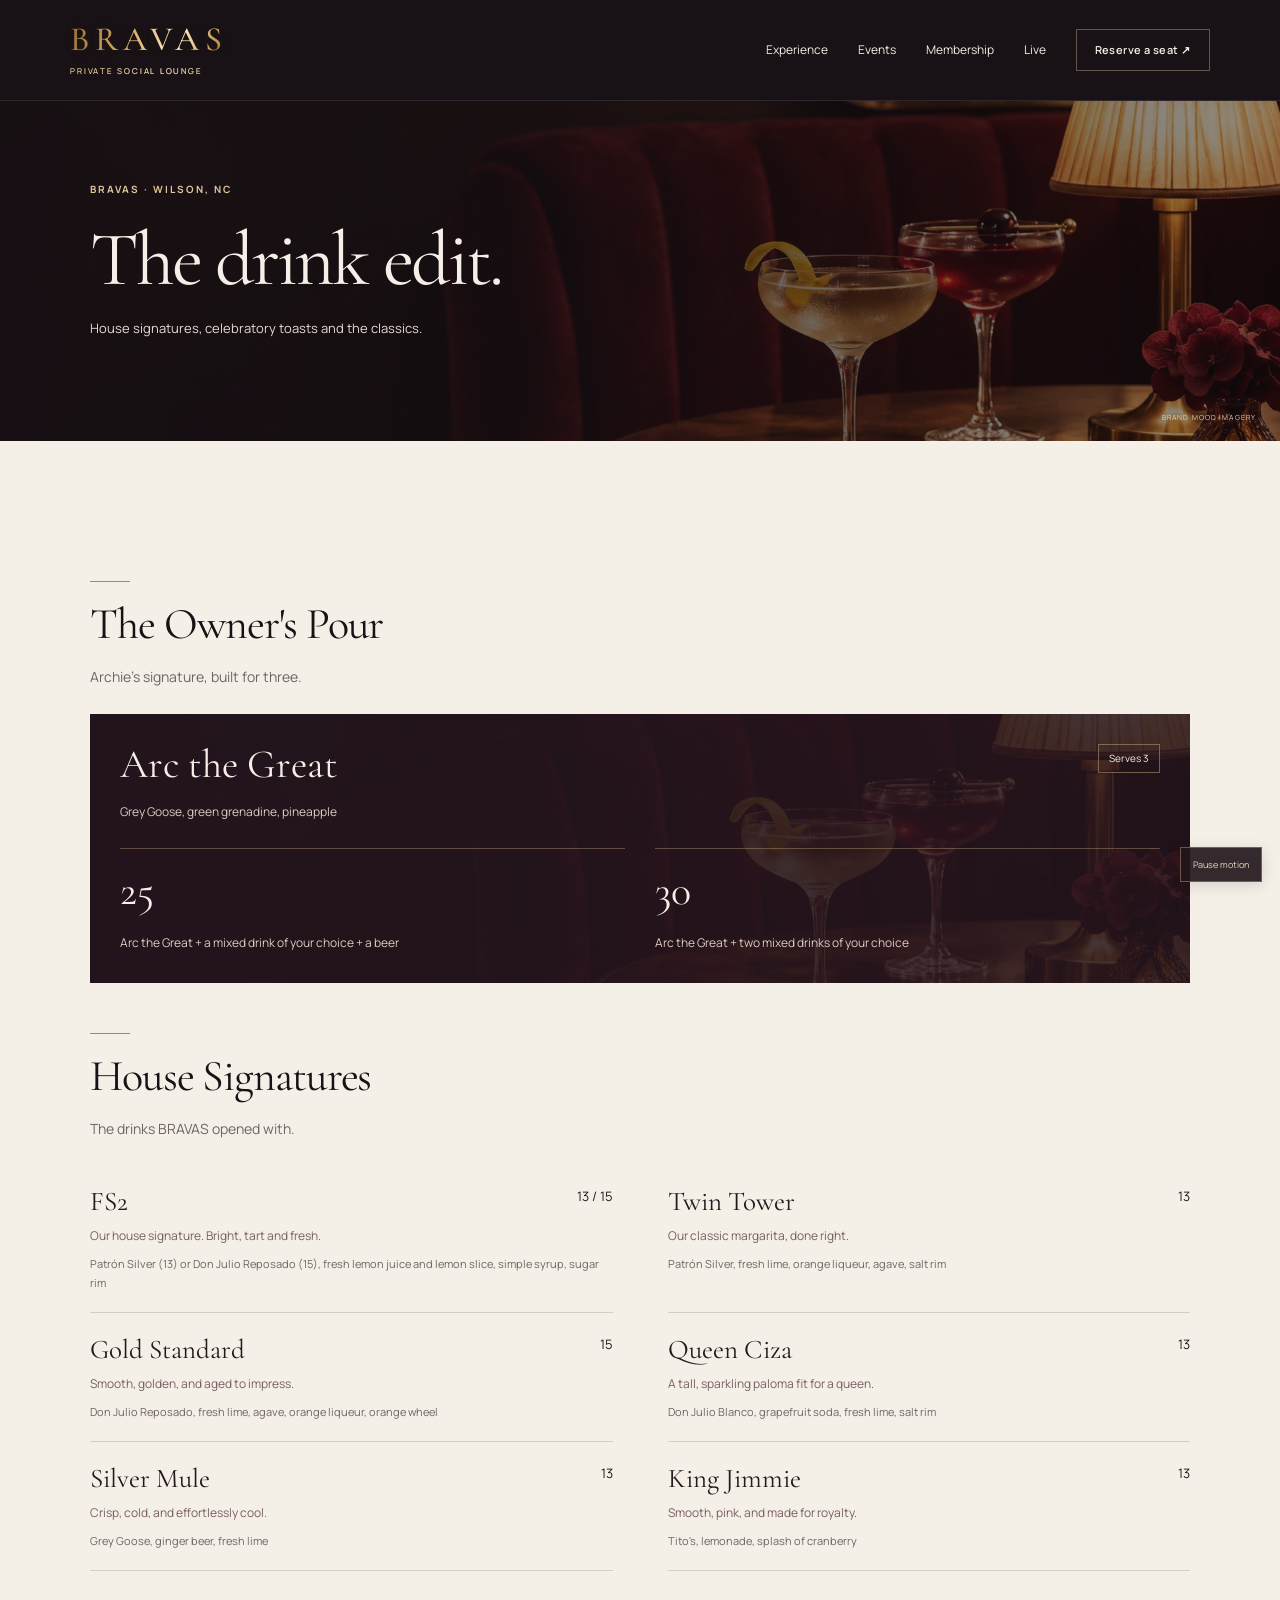
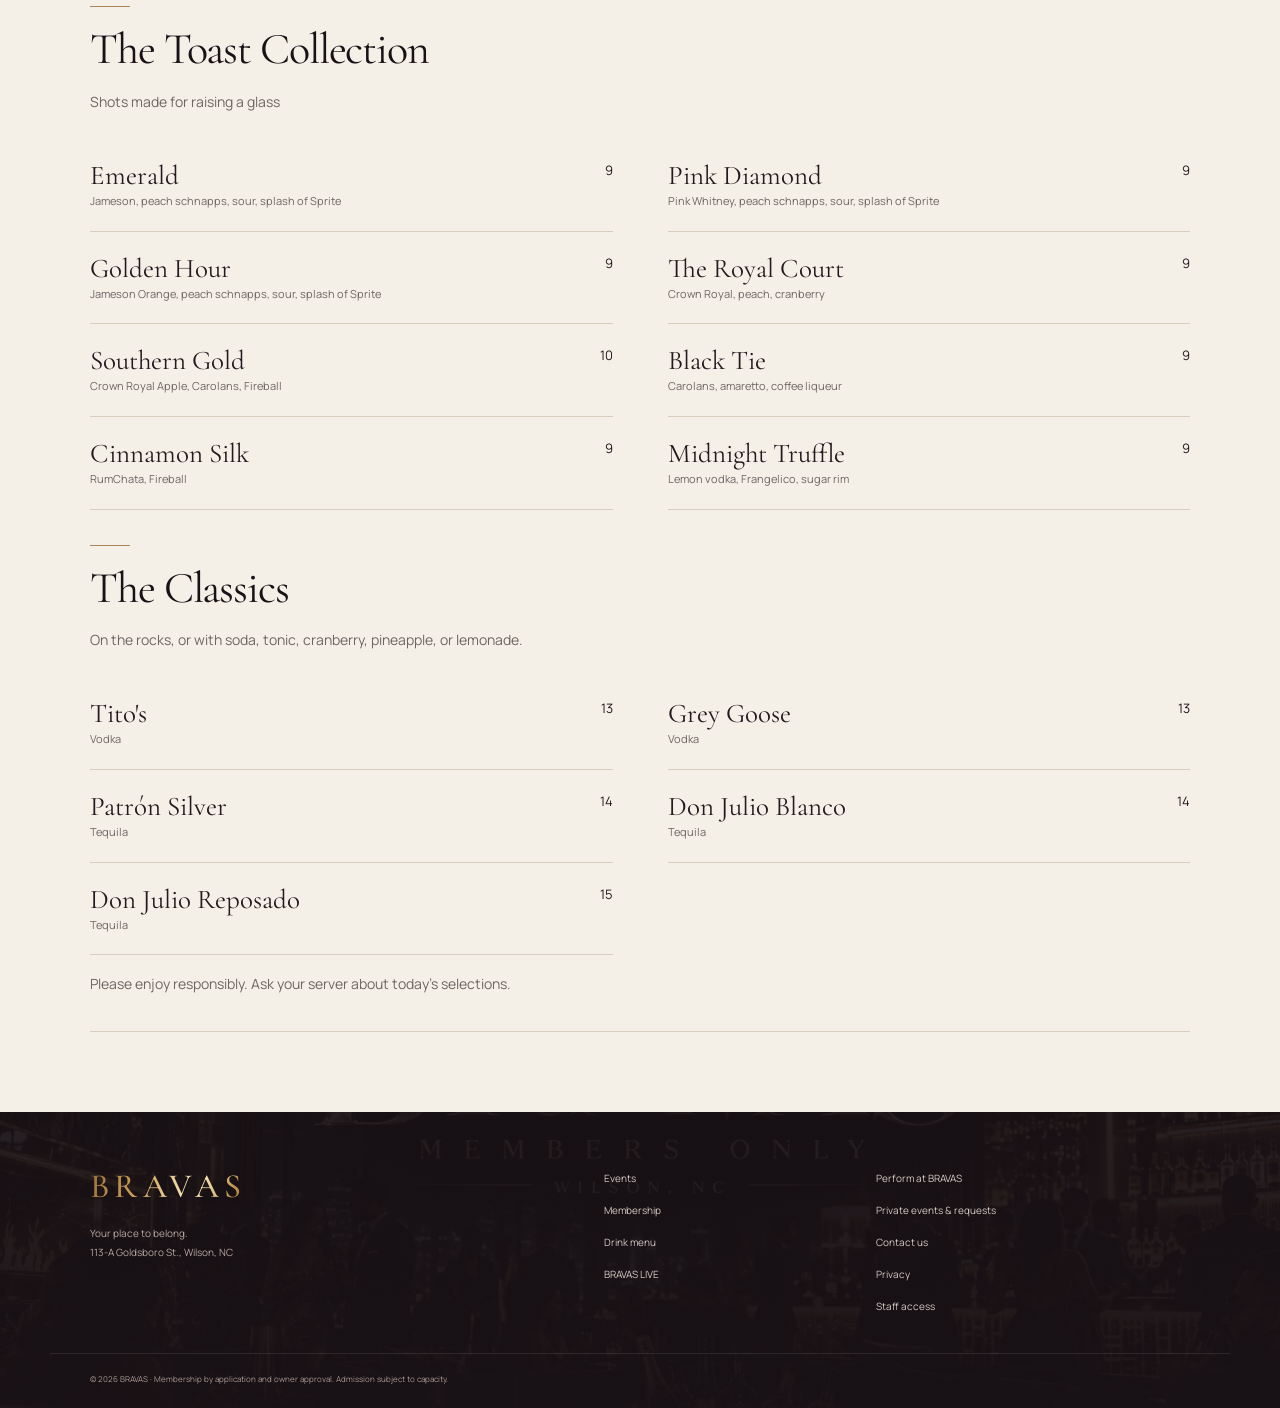
<file: menu/index.html>
<!doctype html><html lang="en"><head><meta charset="utf-8"><meta name="viewport" content="width=device-width,initial-scale=1,viewport-fit=cover"><title>The drink edit. | BRAVAS</title><meta name="description" content="House signatures, celebratory toasts and the classics."><link rel="canonical" href="https://bravasvip.com/menu/"><link rel="preconnect" href="https://fonts.googleapis.com"><link rel="preconnect" href="https://fonts.gstatic.com" crossorigin><link href="https://fonts.googleapis.com/css2?family=Cormorant+Garamond:ital,wght@0,400;0,500;0,600;1,400;1,500&family=Manrope:wght@400;500;600;700&display=swap" rel="stylesheet"><link rel="stylesheet" href="/assets/editorial.css"><link rel="stylesheet" href="/assets/visual.css"></head><body><a class="skip-link" href="#main-content">Skip to content</a><header class="mast"><a class="wordmark" href="/">BRAVAS<span>PRIVATE SOCIAL LOUNGE</span></a><button class="menu-button" aria-controls="navigation" aria-expanded="false">Menu</button><nav id="navigation"><a href="/#experience">Experience</a><a href="/events/">Events</a><a href="/membership/">Membership</a><a href="/live/">Live</a><a class="button small" href="https://tally.so/r/RWdAv4">Reserve a seat ↗</a></nav></header><div class="page-mood mood-menu"><div class="wrap"><p class="eyebrow">BRAVAS · WILSON, NC</p><h1>The drink edit.</h1><p>House signatures, celebratory toasts and the classics.</p></div><span class="mood-credit">BRAND MOOD IMAGERY</span></div><main id="main-content" class="wrap detail-page utility-page menu-page">
<section><div class="gold-rule"></div><h2>The Owner's Pour</h2><p class="section-copy">Archie's signature, built for three.</p>
<article class="ark"><div class="ark-head"><div><h3>Arc the Great</h3><p class="ark-what">Grey Goose, green grenadine, pineapple</p></div><span class="ark-tag">Serves 3</span></div>
<div class="ark-options"><div class="ark-opt"><span class="ark-price">25</span><p>Arc the Great + a mixed drink of your choice + a beer</p></div><div class="ark-opt"><span class="ark-price">30</span><p>Arc the Great + two mixed drinks of your choice</p></div></div></article>

<div class="gold-rule"></div><h2>House Signatures</h2><p class="section-copy">The drinks BRAVAS opened with.</p><ul class="menu-list"><li><div class="row"><span class="name">FS2</span><span class="cost">13 / 15</span></div><div class="note">Our house signature. Bright, tart and fresh.</div><div class="what">Patrón Silver (13) or Don Julio Reposado (15), fresh lemon juice and lemon slice, simple syrup, sugar rim</div></li>
<li><div class="row"><span class="name">Twin Tower</span><span class="cost">13</span></div><div class="note">Our classic margarita, done right.</div><div class="what">Patrón Silver, fresh lime, orange liqueur, agave, salt rim</div></li>
<li><div class="row"><span class="name">Gold Standard</span><span class="cost">15</span></div><div class="note">Smooth, golden, and aged to impress.</div><div class="what">Don Julio Reposado, fresh lime, agave, orange liqueur, orange wheel</div></li>
<li><div class="row"><span class="name">Queen Ciza</span><span class="cost">13</span></div><div class="note">A tall, sparkling paloma fit for a queen.</div><div class="what">Don Julio Blanco, grapefruit soda, fresh lime, salt rim</div></li>
<li><div class="row"><span class="name">Silver Mule</span><span class="cost">13</span></div><div class="note">Crisp, cold, and effortlessly cool.</div><div class="what">Grey Goose, ginger beer, fresh lime</div></li>
<li><div class="row"><span class="name">King Jimmie</span><span class="cost">13</span></div><div class="note">Smooth, pink, and made for royalty.</div><div class="what">Tito's, lemonade, splash of cranberry</div></li></ul>

<div class="gold-rule"></div><h2>The Toast Collection</h2><p class="section-copy">Shots made for raising a glass</p><ul class="menu-list"><li><div class="row"><span class="name">Emerald</span><span class="cost">9</span></div><div class="what">Jameson, peach schnapps, sour, splash of Sprite</div></li>
<li><div class="row"><span class="name">Pink Diamond</span><span class="cost">9</span></div><div class="what">Pink Whitney, peach schnapps, sour, splash of Sprite</div></li>
<li><div class="row"><span class="name">Golden Hour</span><span class="cost">9</span></div><div class="what">Jameson Orange, peach schnapps, sour, splash of Sprite</div></li>
<li><div class="row"><span class="name">The Royal Court</span><span class="cost">9</span></div><div class="what">Crown Royal, peach, cranberry</div></li>
<li><div class="row"><span class="name">Southern Gold</span><span class="cost">10</span></div><div class="what">Crown Royal Apple, Carolans, Fireball</div></li>
<li><div class="row"><span class="name">Black Tie</span><span class="cost">9</span></div><div class="what">Carolans, amaretto, coffee liqueur</div></li>
<li><div class="row"><span class="name">Cinnamon Silk</span><span class="cost">9</span></div><div class="what">RumChata, Fireball</div></li>
<li><div class="row"><span class="name">Midnight Truffle</span><span class="cost">9</span></div><div class="what">Lemon vodka, Frangelico, sugar rim</div></li></ul>

<div class="gold-rule"></div><h2>The Classics</h2><p class="section-copy">On the rocks, or with soda, tonic, cranberry, pineapple, or lemonade.</p>
<ul class="menu-list"><li><div class="row"><span class="name">Tito's</span><span class="cost">13</span></div><div class="what">Vodka</div></li>
<li><div class="row"><span class="name">Grey Goose</span><span class="cost">13</span></div><div class="what">Vodka</div></li>
<li><div class="row"><span class="name">Patrón Silver</span><span class="cost">14</span></div><div class="what">Tequila</div></li>
<li><div class="row"><span class="name">Don Julio Blanco</span><span class="cost">14</span></div><div class="what">Tequila</div></li>
<li><div class="row"><span class="name">Don Julio Reposado</span><span class="cost">15</span></div><div class="what">Tequila</div></li></ul>
<p class="muted">Please enjoy responsibly. Ask your server about today's selections.</p></section>
</main><div class="mobile-actions"><a href="https://tally.so/r/LZQBy1">Apply</a><a href="https://tally.so/r/RWdAv4">Reserve a seat →</a></div><footer class="end"><div class="wrap footer-grid"><div><a class="wordmark" href="/">BRAVAS</a><p>Your place to belong.<br>113-A Goldsboro St., Wilson, NC</p></div><div><a href="/events/">Events</a><a href="/membership/">Membership</a><a href="/menu/">Drink menu</a><a href="/live/">BRAVAS LIVE</a></div><div><a href="https://tally.so/r/WJE5Re">Perform at BRAVAS</a><a href="https://tally.so/r/bZjxe6">Private events & requests</a><a href="mailto:info@bravasvip.com">Contact us</a><a href="/privacy/">Privacy</a><a href="/staff/" rel="nofollow">Staff access</a></div></div><div class="wrap legal">© 2026 BRAVAS · Membership by application and owner approval. Admission subject to capacity.</div></footer><script src="/assets/motion.js" defer></script></body></html>
</file>
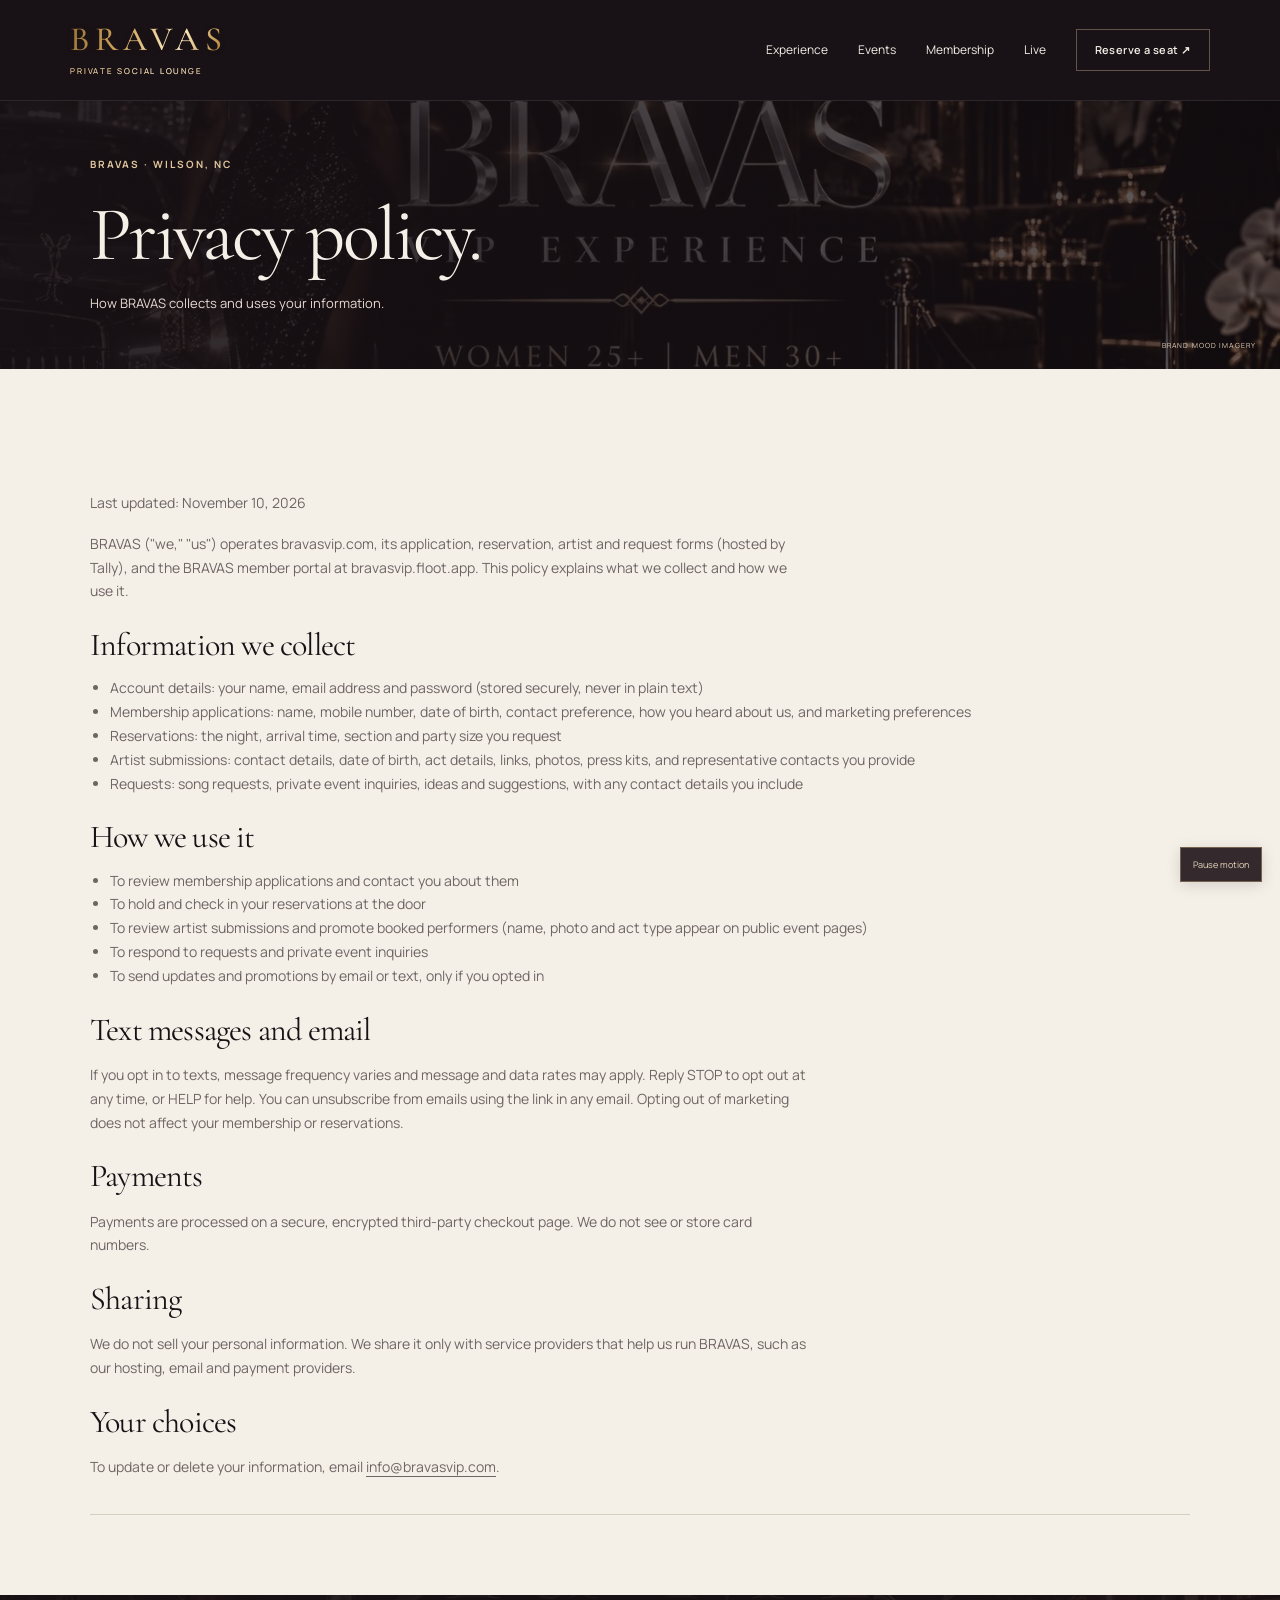
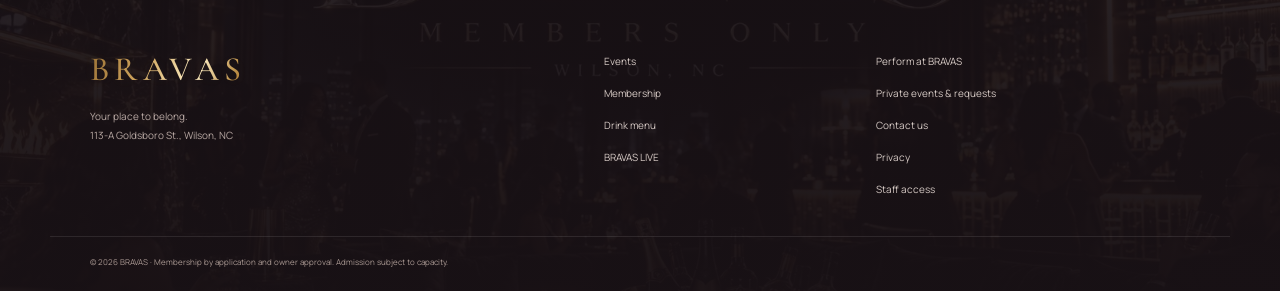
<file: privacy/index.html>
<!doctype html><html lang="en"><head><meta charset="utf-8"><meta name="viewport" content="width=device-width,initial-scale=1,viewport-fit=cover"><title>Privacy policy. | BRAVAS</title><meta name="description" content="How BRAVAS collects and uses your information."><link rel="canonical" href="https://bravasvip.com/privacy/"><meta name="robots" content="noindex"><link rel="preconnect" href="https://fonts.googleapis.com"><link rel="preconnect" href="https://fonts.gstatic.com" crossorigin><link href="https://fonts.googleapis.com/css2?family=Cormorant+Garamond:ital,wght@0,400;0,500;0,600;1,400;1,500&family=Manrope:wght@400;500;600;700&display=swap" rel="stylesheet"><link rel="stylesheet" href="/assets/editorial.css"><link rel="stylesheet" href="/assets/visual.css"></head><body><a class="skip-link" href="#main-content">Skip to content</a><header class="mast"><a class="wordmark" href="/">BRAVAS<span>PRIVATE SOCIAL LOUNGE</span></a><button class="menu-button" aria-controls="navigation" aria-expanded="false">Menu</button><nav id="navigation"><a href="/#experience">Experience</a><a href="/events/">Events</a><a href="/membership/">Membership</a><a href="/live/">Live</a><a class="button small" href="https://tally.so/r/RWdAv4">Reserve a seat ↗</a></nav></header><div class="page-mood mood-privacy"><div class="wrap"><p class="eyebrow">BRAVAS · WILSON, NC</p><h1>Privacy policy.</h1><p>How BRAVAS collects and uses your information.</p></div><span class="mood-credit">BRAND MOOD IMAGERY</span></div><main id="main-content" class="wrap detail-page utility-page privacy-page">
<section><div class="prose"><p class="muted">Last updated: November 10, 2026</p>
<p>BRAVAS ("we," "us") operates bravasvip.com, its application, reservation, artist and request forms (hosted by Tally), and the BRAVAS member portal at bravasvip.floot.app. This policy explains what we collect and how we use it.</p>
<h2>Information we collect</h2><ul><li>Account details: your name, email address and password (stored securely, never in plain text)</li><li>Membership applications: name, mobile number, date of birth, contact preference, how you heard about us, and marketing preferences</li><li>Reservations: the night, arrival time, section and party size you request</li><li>Artist submissions: contact details, date of birth, act details, links, photos, press kits, and representative contacts you provide</li><li>Requests: song requests, private event inquiries, ideas and suggestions, with any contact details you include</li></ul>
<h2>How we use it</h2><ul><li>To review membership applications and contact you about them</li><li>To hold and check in your reservations at the door</li><li>To review artist submissions and promote booked performers (name, photo and act type appear on public event pages)</li><li>To respond to requests and private event inquiries</li><li>To send updates and promotions by email or text, only if you opted in</li></ul>
<h2>Text messages and email</h2><p>If you opt in to texts, message frequency varies and message and data rates may apply. Reply STOP to opt out at any time, or HELP for help. You can unsubscribe from emails using the link in any email. Opting out of marketing does not affect your membership or reservations.</p>
<h2>Payments</h2><p>Payments are processed on a secure, encrypted third-party checkout page. We do not see or store card numbers.</p>
<h2>Sharing</h2><p>We do not sell your personal information. We share it only with service providers that help us run BRAVAS, such as our hosting, email and payment providers.</p>
<h2>Your choices</h2><p>To update or delete your information, email <a href="mailto:info@bravasvip.com">info@bravasvip.com</a>.</p></div></section>
</main><div class="mobile-actions"><a href="https://tally.so/r/LZQBy1">Apply</a><a href="https://tally.so/r/RWdAv4">Reserve a seat →</a></div><footer class="end"><div class="wrap footer-grid"><div><a class="wordmark" href="/">BRAVAS</a><p>Your place to belong.<br>113-A Goldsboro St., Wilson, NC</p></div><div><a href="/events/">Events</a><a href="/membership/">Membership</a><a href="/menu/">Drink menu</a><a href="/live/">BRAVAS LIVE</a></div><div><a href="https://tally.so/r/WJE5Re">Perform at BRAVAS</a><a href="https://tally.so/r/bZjxe6">Private events & requests</a><a href="mailto:info@bravasvip.com">Contact us</a><a href="/privacy/">Privacy</a><a href="/staff/" rel="nofollow">Staff access</a></div></div><div class="wrap legal">© 2026 BRAVAS · Membership by application and owner approval. Admission subject to capacity.</div></footer><script src="/assets/motion.js" defer></script></body></html>
</file>
<file: assets/editorial.css>
:root{--ink:#181115;--paper:#f4efe7;--cream:#e5ddcf;--wine:#442535;--gold:#c4a57d;--line:#d8cec0;--muted:#6f6565}*{box-sizing:border-box}html{scroll-behavior:smooth;scroll-padding-top:90px}body{margin:0;color:var(--ink);background:var(--paper);font:14px/1.7 Manrope,Arial,sans-serif}a{color:inherit;text-decoration:none}img{display:block;max-width:100%}button{font:inherit}h1,h2,h3,p{margin:0}h1,h2,h3{font-family:'Cormorant Garamond',Georgia,serif;font-weight:400;line-height:1.04}h1{font-size:clamp(64px,7.5vw,112px);letter-spacing:-.035em}h2{font-size:clamp(42px,5vw,68px);letter-spacing:-.025em}h3{font-size:34px}h1 em,h2 em,h3 em{font-weight:400}p{margin-top:17px}a:focus-visible,button:focus-visible,summary:focus-visible{outline:3px solid #a57945;outline-offset:5px}.wrap{max-width:1180px;padding:0 40px;margin:auto}.eyebrow{font-size:10px;font-weight:700;letter-spacing:.2em;line-height:1.6;margin:0 0 23px}.mast{height:101px;display:flex;justify-content:space-between;align-items:center;padding:0 5.5%;color:var(--paper);background:var(--ink);border-bottom:1px solid #ffffff17}.wordmark{font:500 34px/1 'Cormorant Garamond',Georgia,serif;letter-spacing:.16em}.wordmark span{display:block;font:8px/1.5 Manrope,sans-serif;letter-spacing:.22em;margin-top:8px}.mast nav{display:flex;gap:30px;align-items:center;font-size:12px}.button{display:inline-flex;align-items:center;justify-content:center;gap:30px;background:var(--wine);color:var(--paper);padding:17px 24px;min-height:51px;font-size:11px;font-weight:600;letter-spacing:.04em;border:1px solid var(--wine);transition:background .2s}.button:hover{background:#62354b}.button.small{background:transparent;border-color:#b9a18a77;min-height:42px;padding:10px 18px}.actions{display:flex;align-items:center;gap:29px;margin-top:30px;flex-wrap:wrap}.textlink{display:inline-block;border-bottom:1px solid #8d6a5e88;padding:6px 0;font-size:11px;font-weight:700;letter-spacing:.03em}.light-link{font-size:11px;border-bottom:1px solid #f4efe766;padding:8px 0}.light-link span{margin-left:20px}.menu-button{display:none}.hero-editorial{position:relative;background:#181115;color:var(--paper);min-height:710px;overflow:hidden}.hero-image{position:absolute;inset:0 0 0 34%;background:url('/assets/brand-room.jpg') center/cover no-repeat}.hero-shade{position:absolute;inset:0;background:linear-gradient(90deg,#181115 0%,#181115ed 30%,#18111588 55%,#18111522 100%)}.hero-content{position:relative;padding-top:72px;padding-bottom:35px}.hero-content .eyebrow{color:#ddc7b2}.hero-content h1{max-width:650px}.hero-content h1 em{color:#ddc7b2}.hero-sub{font-size:14px;line-height:1.7;color:#e2d7d0;margin-top:25px}.hero-content .button{background:#e9ddcd;color:#21161b;border-color:#e9ddcd}.hero-content .button:hover{background:#fff}.hero-foot{margin-top:52px;border-top:1px solid #ffffff22;padding-top:20px;display:flex;gap:45px;font-size:8px;letter-spacing:.2em;color:#d7c1b1}.intro{padding-top:100px;padding-bottom:100px}.intro-grid{display:grid;grid-template-columns:1.1fr 1fr;gap:95px;align-items:start}.intro-grid>div p{margin-top:0;max-width:44ch;color:var(--muted)}.intro-grid .textlink{margin-top:20px}.experience-grid{display:grid;grid-template-columns:1.5fr 1fr;gap:0;margin-top:50px}.atmosphere{min-height:420px;background:linear-gradient(0deg,#15101599,transparent 50%),url('/assets/brand-detail.jpg') center/cover,#251b21;position:relative}.image-caption{position:absolute;bottom:24px;left:28px;color:white;font-size:9px;letter-spacing:.2em}.experience-note{background:#e9e1d7;padding:40px 48px;display:flex;flex-direction:column;justify-content:center}.outline-number{font:italic 82px/.95 'Cormorant Garamond',Georgia,serif;color:#9e7764;margin-bottom:15px}.experience-note p{font-size:12px;color:var(--muted);max-width:31ch}.experience-note .textlink{align-self:start;margin-top:20px}.events-section{padding:85px 0;background:#e9e2d8}.section-head{display:flex;align-items:end;justify-content:space-between;gap:25px;margin-bottom:40px}.section-head .eyebrow{margin-bottom:10px}.event-feature{display:grid;grid-template-columns:340px 1fr;background:var(--paper);gap:65px;padding:30px;margin-bottom:25px}.flyer{align-self:center}.flyer img{width:100%;height:auto;object-fit:contain}.feature-copy{align-self:center;padding:15px 20px 15px 0}.feature-copy h3{font-size:64px}.feature-copy .eyebrow{color:#795f60;margin-bottom:20px}.feature-copy p{color:var(--muted);font-size:13px}.feature-copy .button{margin-top:25px}.micro{font-size:10px!important;color:var(--muted);line-height:1.7}.event-list{display:grid;grid-template-columns:repeat(2,1fr);gap:30px}.event-card{display:grid;grid-template-columns:83px 1fr;gap:25px;padding:28px 0;border-top:1px solid #bfb1a1}.date{border-right:1px solid #bfb1a1;display:flex;flex-direction:column;justify-content:start}.date span{font-size:8px;letter-spacing:.1em}.date strong{font:52px/1.25 'Cormorant Garamond',Georgia,serif}.event-card h3{font-size:29px}.event-card p{font-size:11px;color:var(--muted);margin-top:9px}.event-card .textlink{margin-top:12px}.membership-section{padding-top:100px;padding-bottom:100px;display:grid;grid-template-columns:1fr 1fr;gap:100px;align-items:center}.member-story p:not(.eyebrow){max-width:36ch;color:var(--muted)}.member-story .textlink{margin-top:24px}.member-card{padding:37px 40px;background:var(--ink);color:var(--paper);border-top:3px solid #a98660}.member-top>span{font-size:9px;letter-spacing:.17em}.member-top>div{display:flex;align-items:baseline;gap:12px;margin:8px 0 18px}.member-top strong{font:76px/1.1 'Cormorant Garamond',Georgia,serif}.member-top div span{font-size:11px;color:#c9b6ad}.member-card ul{list-style:none;padding:0;margin:10px 0 25px}.member-card li{border-bottom:1px solid #ffffff16;padding:10px 0;font-size:12px}.member-card li:before{content:'✧';color:#cfb08d;margin-right:15px}.member-card .button{width:100%;background:#dfcbb2;color:#24191e;border-color:#dfcbb2}.member-card .micro{color:#c8bcb6;margin:20px 0 12px}.quiet-link{font-size:10px;text-decoration:underline;text-underline-offset:4px}.live-strip{background:#34202b;color:var(--paper);padding:70px 0}.live-grid{display:grid;grid-template-columns:1fr 1fr;gap:85px;align-items:center}.live-art{height:300px;border:1px solid #b79a7955;display:flex;flex-direction:column;align-items:center;justify-content:center;background:radial-gradient(ellipse,#68405244,transparent 70%)}.live-art>span{font:40px 'Cormorant Garamond',Georgia,serif;letter-spacing:.2em}.live-art>em{font:italic 44px 'Cormorant Garamond',Georgia,serif;color:#dbbf9e}.sound-lines{color:#c0a180;letter-spacing:8px;font-size:20px;opacity:.6;margin-top:25px}.live-grid h2{font-size:52px}.live-grid .eyebrow{color:#dfcbb2}.live-grid p:not(.eyebrow){font-size:12px;color:#d1c1c6}.live-grid .textlink{margin-top:20px;border-color:#c0a180}.visit{padding-top:90px;padding-bottom:90px;display:grid;grid-template-columns:1fr 1fr;gap:90px}.visit address{font-style:normal;margin:25px 0 10px;font-size:13px}.hours{color:var(--muted);font-size:11px;line-height:1.9}.visit-faq{align-self:center}details{border-bottom:1px solid var(--line);padding:18px 0}summary{cursor:pointer;font-size:12px;font-weight:600;list-style:none;display:flex;justify-content:space-between;gap:18px}summary:after{content:'+';font-size:18px;font-weight:400}details[open] summary:after{content:'−'}details p{font-size:12px;color:var(--muted);max-width:60ch}.end{background:#181115;color:#d5c9c4;padding:55px 0 22px}.footer-grid{display:grid;grid-template-columns:2fr 1fr 1.3fr;gap:30px}.footer-grid p{font-size:10px;line-height:1.9;color:#b7a7a2}.footer-grid>div:not(:first-child){display:flex;flex-direction:column;gap:9px;font-size:10px}.legal{border-top:1px solid #ffffff18;margin-top:35px;padding-top:18px;font-size:8px;color:#aa9993}.mobile-actions{display:none}[hidden]{display:none!important}.detail-page{padding-top:70px;padding-bottom:80px}.detail-page h1{font-size:85px}.deck{font-size:16px;color:var(--muted);max-width:55ch}.detail-benefits{display:grid;grid-template-columns:repeat(3,1fr);gap:30px;margin-top:55px}.detail-benefits article{padding:30px;background:#e9e1d7}.detail-benefits p{font-size:12px}.detail-block,#faq,#nights{padding:65px 0 0}.detail-page .event-list{margin-top:45px}.journey{display:grid;grid-template-columns:repeat(4,1fr);gap:30px;padding:30px 0 0 20px}.journey p{font-size:12px}.week{display:grid;grid-template-columns:repeat(3,1fr);gap:22px;margin-top:30px}.night{padding:25px;background:#e9e1d7}.day{font-size:9px;letter-spacing:.15em;margin-bottom:12px}.night-copy{font-size:12px;color:var(--muted)}.schedule{list-style:none;padding:0;font-size:11px}.schedule li{display:flex;justify-content:space-between;gap:10px;padding:5px 0}.price-chip{font-size:10px;margin:15px 0}.btn{display:inline-block;font-size:11px;border-bottom:1px solid #9b7762;padding:8px 0;margin-right:12px}.cta-row{display:flex;gap:12px;flex-wrap:wrap}.section-copy{color:var(--muted);margin-bottom:25px}.closed-note{font-size:11px}.archive{display:flex;gap:25px;flex-wrap:wrap;font-size:12px;margin-top:20px}.detail-page #faq h2{margin-bottom:25px}.fine{font-size:11px}
@media(min-width:1600px){.hero-image{background-position:center 40%}}@media(max-width:1000px){.mast{padding:0 30px}.mast nav{gap:18px}.intro-grid,.membership-section,.visit{gap:45px}.event-feature{gap:35px;grid-template-columns:300px 1fr}.live-grid{gap:40px}.experience-note{padding:30px}.week{grid-template-columns:repeat(2,1fr)}}@media(max-width:760px){.wrap{padding-left:23px;padding-right:23px}.mast{height:83px;padding:0 23px;position:relative;z-index:5}.wordmark{font-size:29px}.menu-button{display:block;color:#f4efe7;border:1px solid #ffffff44;padding:8px 13px;background:transparent;font-size:11px}.mast nav{display:none;position:absolute;left:0;right:0;top:83px;background:#21171d;padding:24px;flex-direction:column;align-items:stretch;border-bottom:1px solid #c4a57d55}.mast nav.open{display:flex}.mast nav a{padding:8px 0}.hero-editorial{min-height:710px}.hero-content{padding-top:62px;padding-bottom:35px}.hero-image{inset:0;background-position:65% center;opacity:.65}.hero-shade{background:linear-gradient(90deg,#181115ed,#18111566),linear-gradient(0deg,#181115,transparent 70%)}h1{font-size:76px}.hero-content .eyebrow{max-width:28ch;font-size:9px}.hero-sub{font-size:13px}.hero-content .actions{gap:23px}.hero-foot{gap:23px;font-size:7px;margin-top:45px;justify-content:space-between}.intro{padding-top:65px;padding-bottom:65px}.intro-grid{grid-template-columns:1fr;gap:23px}.intro-grid>div p{font-size:13px;max-width:45ch}.experience-grid{grid-template-columns:1fr;margin-top:35px}.atmosphere{min-height:300px}.experience-note{padding:30px}.experience-note h3 br{display:none}.outline-number{font-size:68px}.experience-note p{max-width:40ch}.events-section{padding:60px 0}.section-head{align-items:start}.section-head h2{font-size:43px}.section-head .textlink{font-size:10px;white-space:nowrap;margin-top:30px}.event-feature{grid-template-columns:1fr;padding:20px;gap:20px}.flyer{max-width:330px;margin:auto}.feature-copy{padding:10px 4px 12px}.feature-copy h3{font-size:58px}.feature-copy .eyebrow{font-size:8px}.event-list{grid-template-columns:1fr;gap:0}.event-card{padding:23px 0;grid-template-columns:75px 1fr;gap:20px}.membership-section{grid-template-columns:1fr;gap:35px;padding-top:65px;padding-bottom:65px}.member-card{padding:30px}.live-strip{padding:55px 0}.live-grid{grid-template-columns:1fr;gap:35px}.live-art{height:220px}.live-grid h2{font-size:46px}.visit{grid-template-columns:1fr;gap:35px;padding-top:65px;padding-bottom:65px}.footer-grid{grid-template-columns:1fr 1fr;gap:35px}.footer-grid>div:first-child{grid-column:1/-1}.end{padding-bottom:80px}.mobile-actions{display:flex;position:fixed;bottom:0;left:0;right:0;background:#181115f5;color:var(--paper);z-index:10;padding:10px 16px;padding-bottom:max(10px,env(safe-area-inset-bottom));gap:10px;border-top:1px solid #c4a57d55}.mobile-actions a{flex:1;text-align:center;padding:10px;font-size:11px;border:1px solid #c4a57d55}.mobile-actions a:last-child{background:#dfcbb2;color:#21161b}.detail-page h1{font-size:66px}.detail-page{padding-top:50px}.detail-benefits,.journey,.week{grid-template-columns:1fr}.detail-benefits{gap:15px}.journey{gap:20px}.detail-block h2{font-size:40px}}@media(max-width:360px){h1{font-size:65px}.hero-content .actions{gap:16px}.button{padding:15px 17px}.hero-foot{letter-spacing:.12em}}@media(prefers-reduced-motion:reduce){html{scroll-behavior:auto}*{transition:none!important}}
</file>
<file: assets/visual.css>
/* Shared atmosphere and restrained motion across the public experience. */
.wordmark{position:relative;display:inline-block;color:#dec398;background:linear-gradient(110deg,#9a7135 0%,#d0a55d 15%,#fff0c6 29%,#b98a40 40%,#e9c675 52%,#fff9e3 57%,#bb8d43 64%,#e9cd8d 82%,#9c7337 100%);background-size:240% auto;-webkit-background-clip:text;background-clip:text;-webkit-text-fill-color:transparent;text-shadow:0 1px 14px #e7c98712;animation:gold-sweep 9s ease-in-out infinite}.wordmark span{-webkit-text-fill-color:#d4c1a5;color:#d4c1a5;text-shadow:none}.wordmark:after{content:'✦';position:absolute;right:1px;top:1px;font:12px Georgia,serif;-webkit-text-fill-color:#fff5d7;color:#fff5d7;filter:drop-shadow(0 0 5px #f7d47b);opacity:0;animation:gold-glint 9s ease-in-out infinite}.wordmark:hover{animation-duration:4s}@keyframes gold-sweep{0%,35%{background-position:100% center}65%,100%{background-position:0% center}}@keyframes gold-glint{0%,42%,58%,100%{opacity:0;transform:scale(.4) rotate(0deg)}48%,52%{opacity:.95;transform:scale(1) rotate(45deg)}}
.hero-editorial{min-height:760px}.hero-image{background:none!important;inset:0 0 0 30%;overflow:hidden}.hero-image img{width:100%;height:100%;object-fit:cover;object-position:60% center;opacity:0;transition:opacity .7s ease;animation:room-drift 24s ease-in-out infinite alternate;position:absolute;inset:0}.hero-image img.ready{opacity:1}.hero-shade{background:linear-gradient(90deg,#181115 0%,#181115e6 25%,#18111577 49%,#18111512 78%),linear-gradient(0deg,#18111566,transparent 45%)}.hero-content{padding-top:80px;padding-bottom:35px}.hero-content h1 em{background:linear-gradient(115deg,#bda077,#fff0c9,#d1ae79);-webkit-background-clip:text;background-clip:text;color:transparent}.hero-content .button{box-shadow:0 7px 30px #e3c38c17}.button{transition:background .25s,transform .25s,box-shadow .25s}.button:hover{transform:translateY(-3px);box-shadow:0 10px 24px #1a101c25}.textlink{transition:color .2s,letter-spacing .2s}.textlink:hover{color:#966b37;letter-spacing:.07em}@keyframes room-drift{from{transform:scale(1.01)}to{transform:scale(1.055)}}
.atmosphere{position:relative;overflow:hidden;background:#30212a;min-height:460px}.atmosphere img{width:100%;height:100%;object-fit:cover;position:absolute;inset:0;transition:transform 1.2s}.atmosphere:hover img{transform:scale(1.035)}.atmosphere:after{content:'';position:absolute;inset:0;background:linear-gradient(0deg,#160e18c9,transparent 45%);pointer-events:none}.image-caption{z-index:1;font-size:8px}.experience-note{background:linear-gradient(#f4efe7e8,#e9e1d7ef),url('/assets/cocktail-mood.webp') center/cover}.experience-grid{box-shadow:0 15px 55px #2b102b12}.intro{background-image:radial-gradient(ellipse at top right,#ceaf7a18,transparent 55%)}
.events-section{position:relative;background:linear-gradient(#24151eed,#24151ee8),url('/assets/cocktail-mood.webp') center/cover fixed;color:#f4efe7}.events-section .section-head .textlink{border-color:#bda077}.event-feature{background:linear-gradient(110deg,#f4efe7ff,#f4efe7eb),url('/assets/cocktail-mood.webp') right center/cover;color:#181115;box-shadow:0 15px 55px #08050844}.event-feature img{box-shadow:0 8px 28px #18111524}.events-section .event-card{border-color:#bda07766}.events-section .event-card p{color:#d0bfc3}.events-section .date{border-color:#bda07766}.events-section .date span{color:#dac39f}.event-card{transition:transform .3s}.event-card:hover{transform:translateY(-4px)}
.membership-section{position:relative}.member-card{background:linear-gradient(120deg,#181115f5,#181115d9),url('/assets/social-mood-young.webp') center/cover;box-shadow:0 18px 45px #24131d22}.live-strip{background:linear-gradient(90deg,#21131ded,#21131dcc),url('/assets/cocktail-mood.webp') center/cover fixed}.live-art{background:linear-gradient(#18111566,#18111577),url('/assets/cocktail-mood.webp') center/cover;border-color:#c9aa7d77;box-shadow:0 20px 50px #0003}.sound-lines{animation:sound-breathe 5s ease-in-out infinite;transform-origin:center;letter-spacing:8px}@keyframes sound-breathe{0%,100%{opacity:.4;transform:scaleY(.7)}50%{opacity:.8;transform:scaleY(1)}}
.visit{background:linear-gradient(90deg,#f4efe7fc,#f4efe7ed),url('/assets/brand-detail.webp') center/cover}.page-mood{position:relative;min-height:340px;padding:80px 0 60px;color:#f4efe7;background:linear-gradient(90deg,#181115e8,#18111566),url('/assets/social-mood-young.webp') center 42%/cover}.page-mood h1,.page-mood h2{max-width:750px;font-size:clamp(54px,6vw,85px);color:#f4efe7}.page-mood p:not(.eyebrow){max-width:42ch;font-size:13px;color:#e7d9d2}.page-mood .eyebrow{color:#dfc69e}.mood-menu,.mood-live,.mood-events{background-image:linear-gradient(90deg,#181115e8,#18111577),url('/assets/cocktail-mood.webp')}.mood-privacy{min-height:240px;padding:55px 0;background-image:linear-gradient(90deg,#181115ed,#181115aa),url('/assets/brand-detail.webp')}.mood-credit{position:absolute;bottom:17px;right:24px;font-size:7px;letter-spacing:.16em;color:#e4d1b9}.detail-benefits article,.night{box-shadow:0 6px 20px #1e0e1b08;border-top:1px solid #b8a17e66}.detail-page>.event-list{margin-bottom:35px}.utility-page section{padding:35px 0;border-bottom:1px solid #d8cec0}.utility-page h2{font-size:44px;margin-bottom:15px}.utility-page h3{margin:25px 0 12px}.utility-page p,.utility-page li{color:#6f6565}.utility-page a:not(.button):not(.btn){text-decoration:underline;text-underline-offset:4px}.menu-list{list-style:none;padding:0;display:grid;grid-template-columns:1fr 1fr;gap:0 55px}.menu-list li{padding:20px 0;border-bottom:1px solid #d8cec0}.menu-list .row{display:flex;justify-content:space-between;gap:20px;color:#23191e}.menu-list .name{font:27px 'Cormorant Garamond',Georgia,serif}.menu-list .cost{font-size:13px}.menu-list .note{font-size:12px;color:#795f60;margin:8px 0}.menu-list .what{font-size:11px;color:#6f6565}.menu-note{padding:20px;background:#e9e1d7;margin-bottom:15px}.muted{color:#6f6565}.utility-page .player-shell{aspect-ratio:16/9;background:linear-gradient(#181115b8,#181115c9),url('/assets/cocktail-mood.webp') center/cover;color:#f4efe7;display:grid;place-items:center;text-align:center;padding:30px;position:relative}.utility-page .player-shell h2,.utility-page .player-shell p{color:#f4efe7}.player-shell iframe{position:absolute;inset:0;width:100%;height:100%;border:0}.status-pill{border:1px solid #bda077;padding:5px 12px;font-size:10px;letter-spacing:.15em}.utility-page .btn{background:#442535;color:#f4efe7;border:0;padding:13px 19px;text-decoration:none!important}.live-page .cta-row{margin-top:20px}.end{background:linear-gradient(#181115ee,#181115f9),url('/assets/brand-room.webp') center/cover}
.motion-enabled [data-reveal]{opacity:0;transform:translateY(18px);transition:opacity .7s ease,transform .7s ease}.motion-enabled [data-reveal].in-view{opacity:1;transform:none}.motion-toggle{position:fixed;bottom:18px;right:18px;z-index:15;background:#21161be8;color:#e7d5bc;border:1px solid #bda07777;font-size:9px;padding:9px 12px;cursor:pointer;box-shadow:0 3px 15px #0002}.motion-paused *{animation-play-state:paused!important}.motion-paused [data-reveal]{opacity:1!important;transform:none!important;transition:none!important}
@media(max-width:760px){.hero-editorial{min-height:720px}.hero-image{inset:0 0 0 0}.hero-image img{object-position:64% center}.hero-shade{background:linear-gradient(90deg,#181115f2,#18111577 70%),linear-gradient(0deg,#181115f5,transparent 65%)}.hero-content{padding-top:60px}.hero-foot{font-size:6px;gap:14px}.atmosphere{min-height:310px}.events-section,.live-strip{background-attachment:scroll}.page-mood{min-height:280px;padding:65px 0 50px}.page-mood h1,.page-mood h2{font-size:54px}.menu-list{grid-template-columns:1fr}.motion-toggle{bottom:78px;right:12px;padding:7px 10px}.utility-page .player-shell{aspect-ratio:4/3}.mood-credit{font-size:6px}.live-grid h2{font-size:43px}}@media(prefers-reduced-motion:reduce){*{animation:none!important;transition:none!important;scroll-behavior:auto!important}.motion-enabled [data-reveal]{opacity:1;transform:none}.motion-toggle{display:none}}
.menu-page .member-band{display:flex;justify-content:space-between;align-items:center;gap:25px;background:#e9e1d7;padding:24px 28px;margin-bottom:45px}.menu-page .mb-big{display:block;font:29px 'Cormorant Garamond',Georgia,serif}.menu-page .mb-small{display:block;font-size:10px;margin-top:6px;color:#795f60}.menu-page .ark{padding:30px;background:linear-gradient(110deg,#24151ef2,#24151ed9),url('/assets/cocktail-mood.webp') center/cover;color:#f4efe7;margin:25px 0 50px}.menu-page .ark-head{display:flex;justify-content:space-between;align-items:start;gap:20px}.menu-page .ark h3{margin:0;font-size:40px}.menu-page .ark p{color:#ddcbbf;font-size:12px}.menu-page .ark-tag{font-size:10px;border:1px solid #bda07788;padding:5px 10px}.menu-page .ark-options{display:grid;grid-template-columns:1fr 1fr;gap:30px;margin-top:25px}.menu-page .ark-opt{border-top:1px solid #bda07766;padding-top:16px}.menu-page .ark-price{font:42px 'Cormorant Garamond',Georgia,serif}.menu-page .gold-rule{width:40px;height:1px;background:#aa8659;margin:35px 0 20px}.privacy-page h2{font-size:32px;margin-top:25px}.privacy-page p{max-width:80ch}.privacy-page ul{padding-left:20px}@media(max-width:760px){.menu-page .member-band{flex-direction:column;align-items:start;padding:22px}.menu-page .ark{padding:24px}.menu-page .ark-options{grid-template-columns:1fr;gap:20px}}
.owner-welcome{display:grid;grid-template-columns:180px 1fr;gap:65px;padding-top:70px;padding-bottom:80px;align-items:center;border-top:1px solid #d8cec0}.owner-seal{height:180px;border:1px solid #bda07788;display:flex;flex-direction:column;align-items:center;justify-content:center;background:radial-gradient(ellipse,#e8d9c1,#f4efe7)}.owner-seal>span{font:74px 'Cormorant Garamond',Georgia,serif;color:#8c6739}.owner-seal small{font-size:8px;letter-spacing:.2em;color:#795f60}.owner-welcome h2{font-size:49px}.owner-welcome>div>p:not(.eyebrow){max-width:65ch;font-size:13px;color:#6f6565}.owner-signature{font:italic 30px 'Cormorant Garamond',Georgia,serif;margin-top:25px}.owner-signature span{display:block;font:9px Manrope,Arial,sans-serif;margin-top:8px;letter-spacing:.08em;color:#795f60}.first-visit{padding:75px 0;background:#e9e1d7}.first-visit h2{font-size:52px}.first-steps{list-style:none;padding:0;margin:40px 0 20px;display:grid;grid-template-columns:repeat(3,1fr);gap:40px}.first-steps li{border-top:1px solid #bda07788;padding-top:25px}.first-steps li>span{font:italic 33px 'Cormorant Garamond',Georgia,serif;color:#a58053}.first-steps h3{font-size:30px;margin-top:15px}.first-steps p{font-size:12px;color:#6f6565}.first-steps .textlink{margin-top:15px}.first-fine{font-size:10px;color:#795f60;max-width:90ch}.skip-link{position:absolute;top:0;left:20px;transform:translateY(-130%);z-index:50;background:#f4efe7;color:#181115;padding:12px 20px}.skip-link:focus{transform:none}html{scroll-padding-top:24px}.button,.menu-button,summary,.mobile-actions a{touch-action:manipulation}img{height:auto}.hero-image img,.atmosphere img{height:100%}.footer-grid a{padding:3px 0}
@media(max-width:760px){body{padding-bottom:75px;overflow-wrap:break-word}.wrap{padding-left:22px;padding-right:22px}.mast{padding-left:22px;padding-right:22px}.mast nav{max-height:calc(100dvh - 85px);overflow-y:auto}.mast nav a{min-height:44px;display:flex;align-items:center}.mast nav .button{justify-content:center}.menu-button{min-width:60px;min-height:44px}.button{min-height:48px;font-size:12px}.light-link,.textlink{font-size:12px;min-height:40px;display:inline-flex;align-items:center}.hero-editorial{min-height:700px}.hero-content{padding-top:45px}.hero-content h1{font-size:clamp(58px,17vw,76px);line-height:1.02}.hero-sub{font-size:15px}.hero-content .actions{display:grid;grid-template-columns:1fr;gap:10px;max-width:320px}.hero-content .light-link{justify-content:center}.hero-foot{font-size:7px;flex-wrap:wrap;line-height:1.8;margin-top:28px}.intro-grid>div p,.experience-note p,.feature-copy p,.member-story p,.live-grid p:not(.eyebrow),.visit address,.hours,.first-steps p,.owner-welcome>div>p:not(.eyebrow),details p,.utility-page p,.menu-list .note{font-size:14px;line-height:1.8}.event-card p,.schedule,.price-chip,.menu-list .what{font-size:12px;line-height:1.7}.owner-welcome{grid-template-columns:1fr;gap:25px;padding-top:45px;padding-bottom:55px}.owner-seal{width:100px;height:100px}.owner-seal>span{font-size:45px}.owner-seal small{font-size:7px}.owner-welcome h2{font-size:43px}.owner-signature{font-size:30px}.first-visit{padding:55px 0}.first-visit .section-head{display:block}.first-visit .section-head>.button{margin-top:25px}.first-visit h2{font-size:43px}.first-steps{grid-template-columns:1fr;gap:25px;margin-top:25px}.first-steps li{padding-top:20px}.first-fine{font-size:12px;line-height:1.8}.member-card .micro,.micro,.quiet-link{font-size:12px!important}.quiet-link{display:inline-block;padding:8px 0}.member-card li{font-size:14px}.event-feature{padding:18px}.feature-copy h3{font-size:clamp(38px,11vw,56px);overflow-wrap:normal}.feature-copy .eyebrow{font-size:10px}.date span{font-size:9px}.event-card h3{font-size:29px}.section-head{flex-wrap:wrap}.section-head .textlink{margin-top:0}.live-art{height:220px}.utility-page .player-shell h2{font-size:34px}.utility-page .player-shell{padding:22px}.footer-grid>div:not(:first-child){font-size:12px;gap:4px}.footer-grid a{min-height:38px;display:flex;align-items:center}.footer-grid p,.legal{font-size:11px}.mobile-actions{min-height:65px;padding-left:12px;padding-right:12px;backdrop-filter:blur(12px)}.mobile-actions a{min-height:44px;font-size:13px;display:flex;align-items:center;justify-content:center}.motion-toggle{bottom:calc(83px + env(safe-area-inset-bottom));min-height:36px;font-size:10px}.end{padding-bottom:24px}.detail-page h1{font-size:clamp(50px,15vw,66px)}.utility-page{padding-top:35px}.menu-page .ark-head{flex-wrap:wrap}.menu-page .ark-options{gap:18px}summary{font-size:14px;min-height:44px;align-items:center}.visit-faq .actions{gap:18px}.first-steps li,.detail-benefits article,.night{min-width:0}}@media(max-width:380px){.hero-content h1{font-size:61px}.hero-content .eyebrow{font-size:8px}.event-card{grid-template-columns:66px minmax(0,1fr);gap:15px}.date strong{font-size:46px}.date span{font-size:8px}.member-card{padding:24px}.footer-grid{gap:20px}.page-mood h1,.page-mood h2{font-size:47px}.experience-note{padding:25px}.sound-lines{letter-spacing:5px}}

@media(max-width:760px){.atmosphere{min-height:0;aspect-ratio:1672/941}.atmosphere img{object-fit:contain}.image-caption{font-size:6px;left:15px;bottom:13px}}

.owner-welcome{grid-template-columns:280px minmax(0,1fr);gap:60px}.owner-portrait{margin:0;background:#191116;border:1px solid #bda07788;box-shadow:0 12px 35px #24151e18}.owner-portrait img{display:block;width:100%;height:auto;aspect-ratio:4/5;object-fit:contain}.owner-portrait figcaption{font-size:8px;letter-spacing:.13em;color:#d9c3a3;padding:13px 15px;text-align:center}@media(max-width:760px){.owner-welcome{grid-template-columns:1fr;gap:30px}.owner-portrait{width:min(100%,300px);margin:0 auto}.owner-portrait figcaption{font-size:9px}.owner-welcome h2{font-size:43px}}
</file>
<file: assets/flyer-player.css>
/* Scoped event player; all existing site styles remain intact. */
.flyer-player-shell{background:#f4efe7;color:#21181e;box-shadow:0 15px 55px #08050844;margin-bottom:30px;border:1px solid #bda07755}
.flyer-player-top{display:flex;justify-content:space-between;align-items:center;gap:16px;padding:22px 30px 0}.flyer-player-top .eyebrow{margin:0;color:#765c42;font-size:10px}.player-status{font-size:10px;letter-spacing:.12em;color:#796857;white-space:nowrap}
.flyer-stage{min-width:0}.flyer-stage .event-feature{margin:0;box-shadow:none;background:transparent;gap:48px;grid-template-columns:minmax(230px,340px) minmax(0,1fr);padding:24px 30px}.flyer-slide{animation:flyer-fade .45s ease both}.flyer-stage .flyer{width:100%;align-self:center}.flyer-stage .flyer img{display:block;width:100%;height:auto;aspect-ratio:4/5;object-fit:contain;background:#171014;box-shadow:0 8px 28px #18111524}.flyer-stage .feature-copy h3{font-size:clamp(34px,4.4vw,58px);line-height:1.02;margin:16px 0 20px;overflow-wrap:anywhere}.flyer-stage .feature-copy{min-width:0;padding:8px 8px 8px 0}.flyer-stage .feature-copy>p:not(.eyebrow):not(.micro){font-size:14px;line-height:1.8;color:#665b60}.flyer-stage .feature-copy .eyebrow{color:#765c42;line-height:1.8;font-size:10px}.flyer-stage .micro{margin:16px 0 0;font-size:10px;line-height:1.6;color:#73686c}.flyer-facts{display:grid;grid-template-columns:minmax(60px,max-content) 1fr;gap:7px 12px;margin:20px 0 24px;font-size:12px;line-height:1.5}.flyer-facts dt{font-weight:700;color:#705a43}.flyer-facts dd{margin:0;color:#51454c}
.flyer-controls{display:flex;align-items:center;gap:10px;flex-wrap:wrap;padding:18px 30px;border-top:1px solid #bda07755}.flyer-controls button{font:inherit;color:#3f2736;border:1px solid #ad978b;background:transparent;cursor:pointer;min-height:44px}.flyer-controls .player-arrow{width:44px;font-size:21px}.flyer-controls .player-toggle{padding:0 18px;min-width:106px;font-size:11px;font-weight:700;letter-spacing:.05em}.flyer-controls button:hover{background:#e8ded1}.flyer-controls button:focus-visible,.flyer-stage a:focus-visible{outline:3px solid #80532b;outline-offset:4px}.flyer-dots{display:flex;gap:7px;margin-left:auto;flex-wrap:wrap}.flyer-controls .flyer-dot{width:44px;min-width:44px;border:0;position:relative}.flyer-dot::after{content:'';display:block;width:8px;height:8px;border-radius:50%;background:#b8a797;margin:auto}.flyer-dot[aria-pressed=true]::after{background:#482b3d;width:22px;border-radius:6px}.flyer-empty{padding:45px 30px;margin:0}.player-sr{position:absolute;width:1px;height:1px;overflow:hidden;clip-path:inset(50%);white-space:nowrap}.calendar-flyer-link{margin-left:18px}.calendar-event .calendar-time{font-weight:700;font-size:11px;margin:8px 0}.flyer-fallback{margin-bottom:25px}
@keyframes flyer-fade{from{opacity:.2;transform:translateY(5px)}to{opacity:1;transform:none}}
@media(max-width:900px){.flyer-stage .event-feature{gap:28px;grid-template-columns:minmax(200px,280px) minmax(0,1fr)}}
@media(max-width:760px){.flyer-player-top{padding:18px 20px 0;gap:8px}.flyer-player-top .eyebrow,.player-status{font-size:9px;letter-spacing:.08em}.flyer-stage .event-feature{grid-template-columns:1fr;padding:20px;gap:20px}.flyer-stage .flyer{max-width:330px;margin:0 auto}.flyer-stage .feature-copy{padding:0 3px 6px}.flyer-stage .feature-copy h3{font-size:42px;line-height:1.06;margin:12px 0 16px}.flyer-controls{padding:14px 20px;gap:8px}.flyer-dots{gap:0}.flyer-controls .flyer-dot{width:38px;min-width:38px}.flyer-stage .feature-copy .eyebrow{font-size:10px}.calendar-flyer-link{display:block;width:max-content;margin-left:0;margin-top:12px}}
@media(prefers-reduced-motion:reduce){.flyer-slide{animation:none}}
/* Text-only featured event when a flyer image is unavailable. */
.flyer-stage .event-feature.flyer-text-only{grid-template-columns:1fr}
</file>
